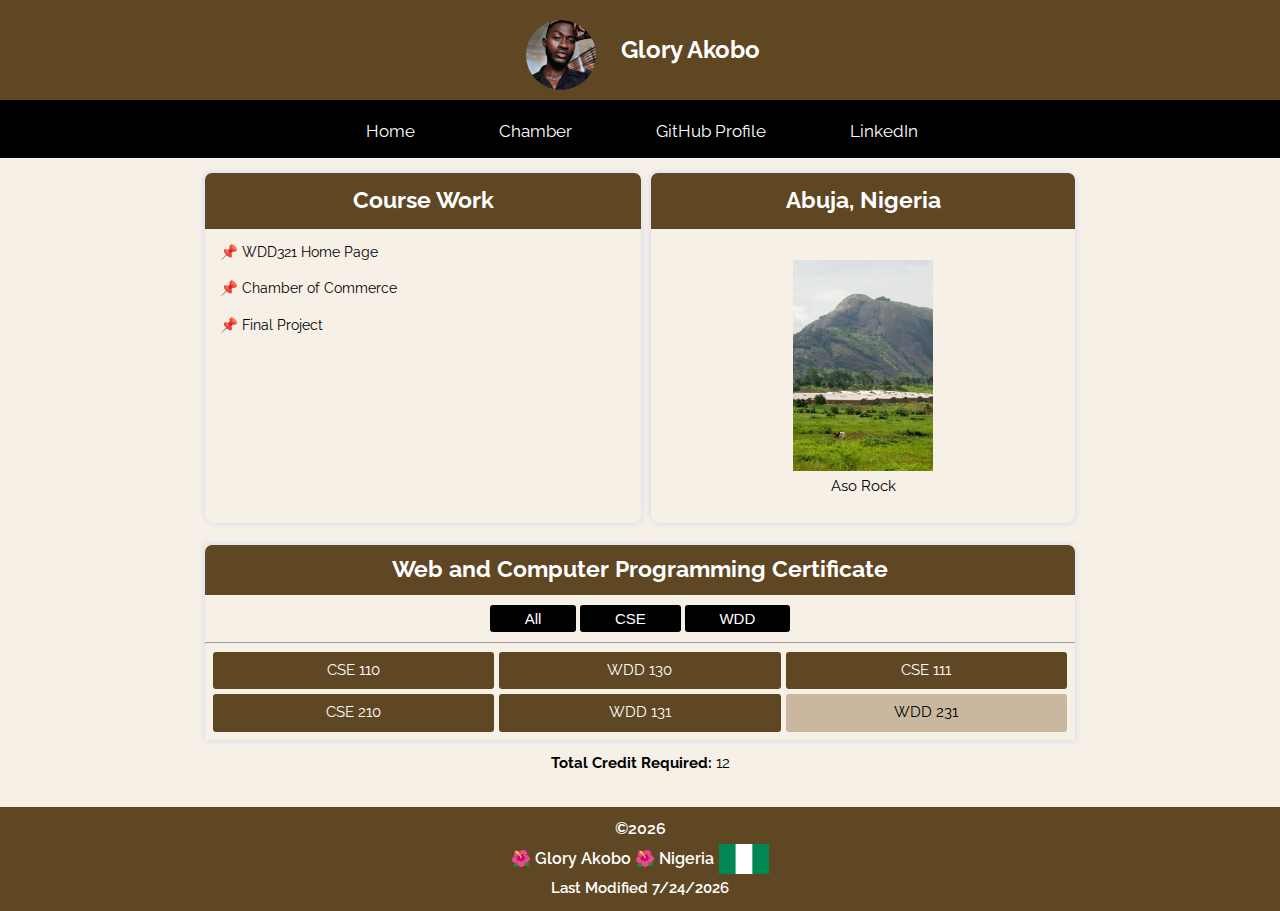
<file: index.html>
<!DOCTYPE html>
<html lang="en-US">

<head>
    <meta charset="UTF-8">
    <meta name="viewport" content="width=device-width, initial-scale=1.0">
    <meta name="author" content="Glory Akobo">
    <meta name="description" content="Home Page for WDD231 - Web Development I">
    <title>WDD 231 - Course Home Page | Glory Akobo</title>

    <link rel="preconnect" href="https://fonts.googleapis.com">
    <link rel="preconnect" href="https://fonts.gstatic.com" crossorigin>
    <link href="https://fonts.googleapis.com/css2?family=Quicksand:wght@300..700&family=Raleway:ital,wght@0,100..900;1,100..900&display=swap" rel="stylesheet">
    <link rel="icon" href="images/logo.jpeg" sizes="16x16" type="image/jpeg">

    <link rel="stylesheet" href="styles/normalize.css" media="screen">
    <link rel="stylesheet" href="styles/index.css" media="screen">
    <link rel="stylesheet" href="styles/index-large.css" media="screen">
    <script src="scripts/index.js" defer></script>
    <script src="scripts/course-list-array.js" defer></script>
</head>

<body>

    <div class="intro-container">
        <img src="images/image-2.png" alt="Photo of Glory Akobo">
        <h1>Glory Akobo</h1>
        <span id="menu">☰</span>
    </div>

    <header>
        <nav class="nav-links">
            <a href="#"> <span class="close-menu">✖</span> </a>
            <a href="index.html">Home</a>
            <a href="chamber/index.html">Chamber</a>
            <a href="https://github.com/glowreeflamin">GitHub Profile</a>
            <a href="https://www.linkedin.com/in/glorydiggsakobo">LinkedIn</a>
        </nav>
    </header>

    <main>
        <div class="main-container">
            <section class="tag-one">
                <h2>Course Work</h2>
                <ul>
                    <li class="course-taken">📌 WDD321 Home Page</li>
                    <li class="course-taken">📌 Chamber of Commerce</li>
                    <li class="course-taken">📌 Final Project</li>
                </ul>
            </section>

            <section class="tag-two">
                <h2>Abuja, Nigeria</h2>
                <img src="images/aso-rock.webp" width="1724" height="2594" alt="Aso Rock">
                <p>Aso Rock</p>
            </section>

            <section class="tag-three">
                <h2>Web and Computer Programming Certificate</h2>

                <div class="btn-container">
                    <button class="all-course">All</button>
                    <button class="cse-course">CSE</button>
                    <button class="wdd-course">WDD</button>
                </div>
                <hr>
                <div class="courses-container"></div>
            </section>

        </div>
        <span class="total-credit"></span>
        <dialog id="course-details"></dialog>
    </main>

    <footer class="footer-nav">

        <span id="currentYear">&copy;</span>

        <div class="flag-name">
            <p> 🌺 Glory Akobo 🌺 Nigeria </p>
            <img src="images/Nigeria-Flag.jpg" alt="Nigerian Flag" loading="lazy">
        </div>
        <p id="lastModified"></p>

    </footer>

</body>

</html>
</file>
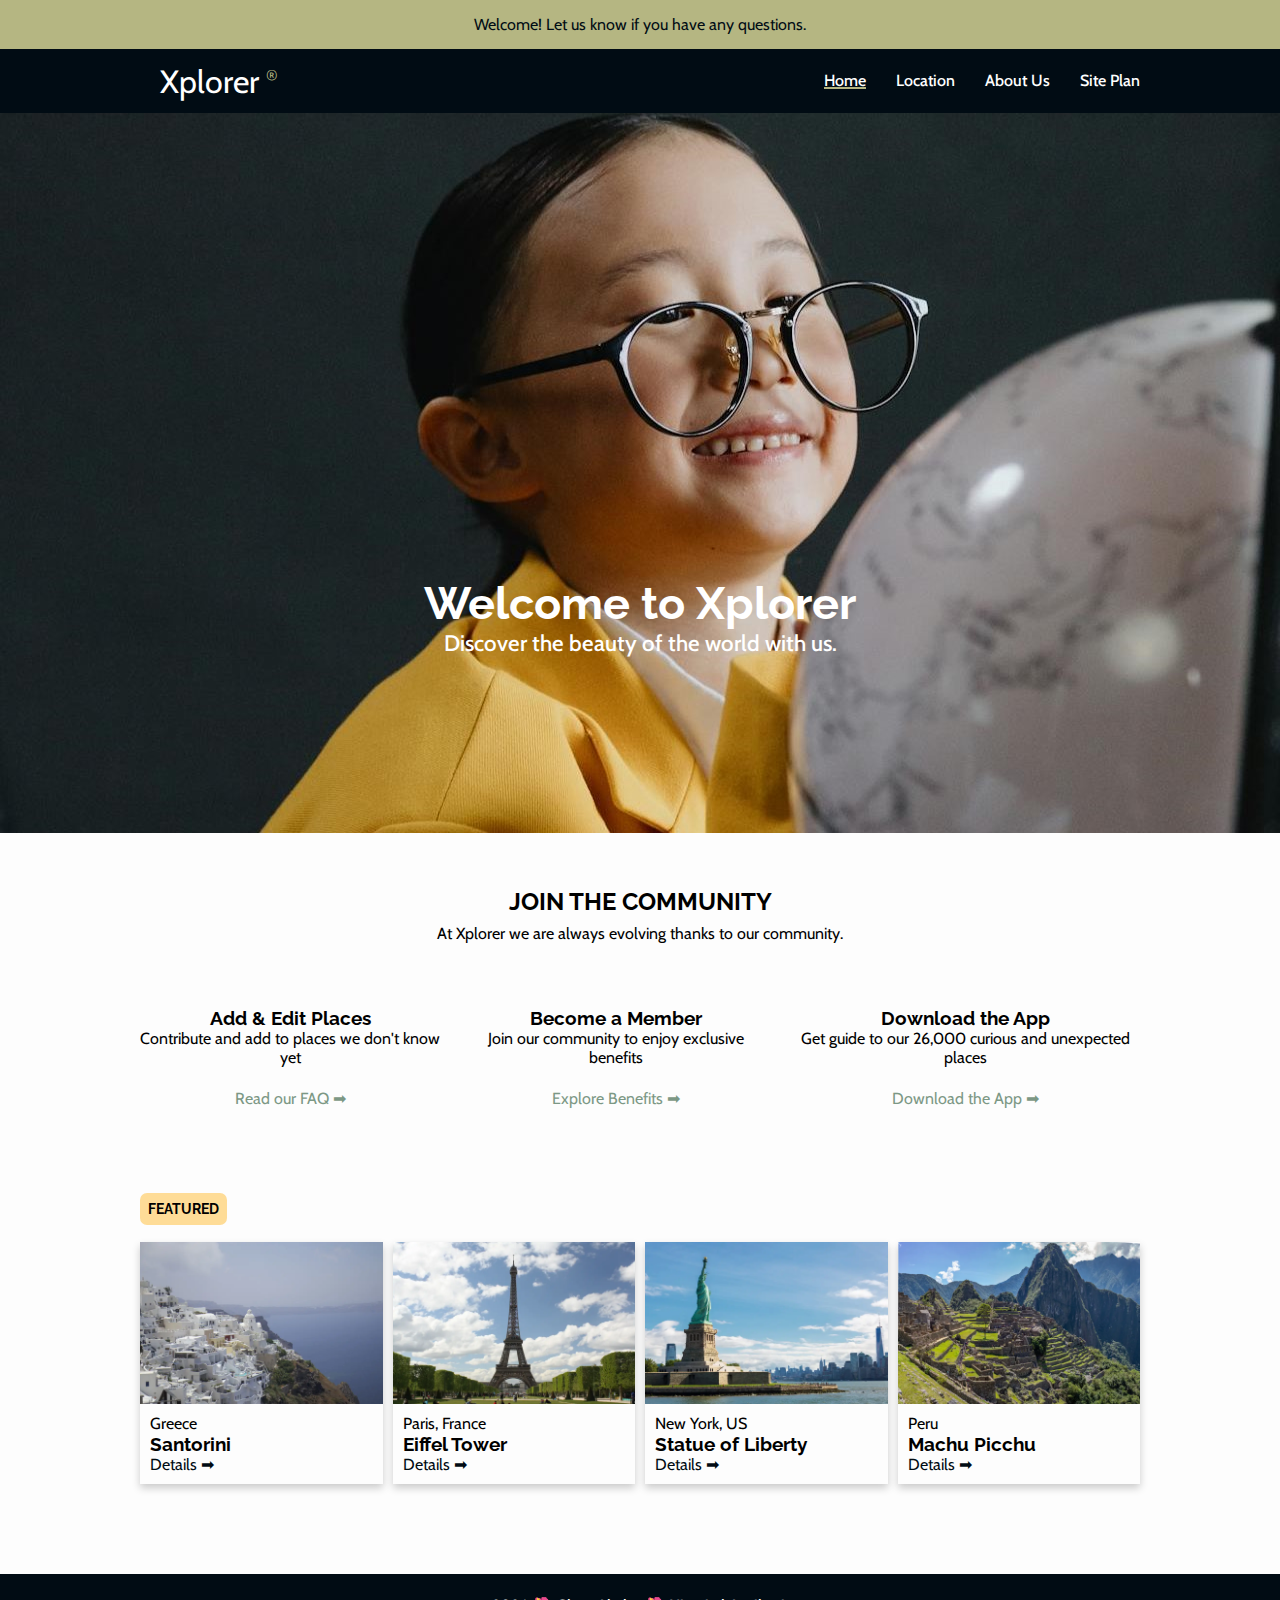
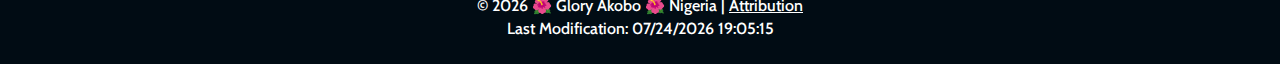
<file: project/index.html>
<!DOCTYPE html>
<html lang="en-US">
 
<head>
    <meta charset="UTF-8">
    <meta name="viewport" content="width=device-width, initial-scale=1.0">
    <meta name="author" content="Glory Akobo">
    <meta name="description" content="Xplorer landing page">

    <meta property="og:title" content="Xplorer">
    <meta property="og:description" content="Discovering places and events.">
    <meta property="og:type" content="website">
    <meta property="og:image" content="https://glowreeflamin.github.io/wdd231/project/images/hero-image.jpeg">
    <meta property="og:url" content="https://glowreeflamin.github.io/wdd231/project/index.html">
    <meta name="twitter:card" content="Xplorer - Discovering places and events.">
    <title>Homepage | Xplorer</title>

    <link rel="shortcut icon" href="images/binoculars_630741.png" type="image/x-icon" sizes="16x16">
    
    <link rel="preconnect" href="https://fonts.googleapis.com">
    <link rel="preconnect" href="https://fonts.gstatic.com" crossorigin>
    <link href="https://fonts.googleapis.com/css2?family=Cabin:ital,wght@0,400..700;1,400..700&family=Raleway:ital,wght@0,100..900;1,100..900&display=swap" rel="stylesheet">

    <link rel="stylesheet" href="styles/index.css" media="screen">
    <link rel="stylesheet" href="styles/nav-footer.css" media="screen">

    <script src="scripts/index.js" defer></script>
    <script src="scripts/greetMsg.js" type="module"></script>
    <script src="scripts/menu-lastModified.js" defer></script>

</head>

<body>

    <div class="grtContainer"> </div>
    
    <header>
        <div class="top-flex">
            <div class="logo">
                <a href="index.html">Xplorer <sup>®</sup> </a>
                <div id="show-menu"></div> 
            </div>

            <div class="link-flex">
                
                <div id="hide-menu"></div>
                <a href="index.html" class="active2">Home</a>
                <a href="location.html">Location</a>
                <a href="about-us.html">About Us</a>
                <a href="siteplan.html">Site Plan</a>
            </div>

        </div>
    </header>

    <main>
        <div class="photo-container">
            <div class="hero-text">
                <h1>Welcome to Xplorer</h1>
                <p>Discover the beauty of the world with us.</p>
            </div>
        </div>

        <div class="community-container">

            <section class="comm-center">
                <h2>JOIN THE COMMUNITY</h2>
                <p>At Xplorer we are always evolving thanks to our community.</p>

            </section>

            <div class="join-comm">
                <section>
                    <h3>Add & Edit Places</h3>
                    <p>Contribute and add to places we don't know yet</p>
                    <a href="#">Read our FAQ ➡</a>
                </section>

                <section>
                    <h3>Become a Member</h3>
                    <p>Join our community to enjoy exclusive benefits</p>
                    <a href="#">Explore Benefits ➡</a>
                </section>

                <section>
                    <h3>Download the App</h3>
                    <p>Get guide to our 26,000 curious and unexpected places</p>
                    <a href="#">Download the App ➡</a>
                </section>

            </div>
            
        </div>
        

        <div class="featured-places">

            <h2><span>FEATURED</span></h2>

            <div class="place-container"></div>

            <dialog id="place-details"></dialog>

        </div>

    </main>

    <footer>
        <div class="foot-nav">
            <p>&copy; <span id="currentyear"></span> 🌺 Glory Akobo 🌺 Nigeria | <a href="attribution.html"> Attribution</a></p>
            <p id="lastmodified"></p>
            
        </div>
    </footer>
</body>

</html>
</file>
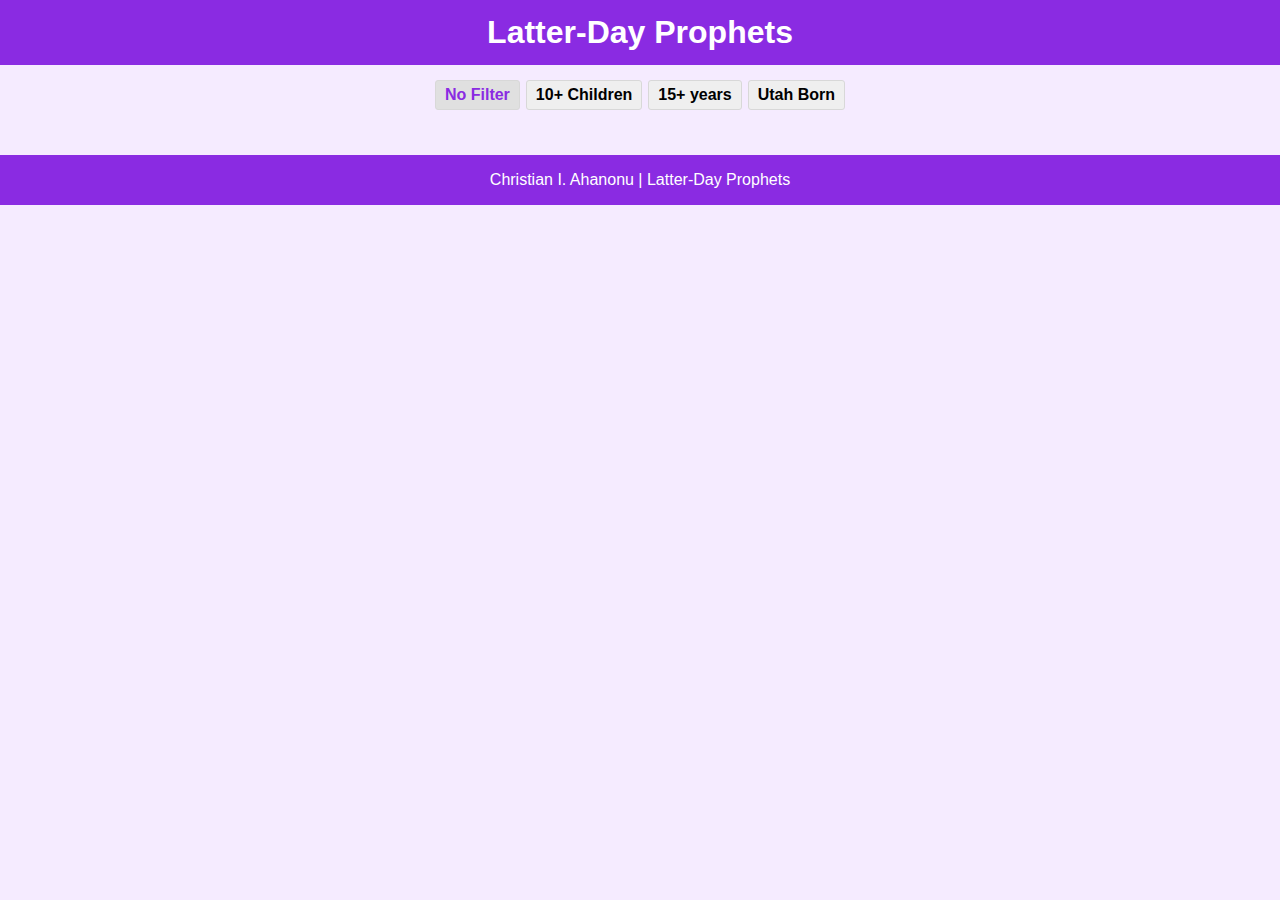
<file: prophets.html>
<!DOCTYPE html>
<html lang="en-US">

<head>
    <meta charset="UTF-8">
    <meta name="viewport" content="width=device-width, initial-scale=1.0">
    <meta name="author" content="Christian I. Ahanonu">
    <meta name="description" content="All latter day prophets of The Church of Jesus Christ of Latter-Day Saints">
    <title>Latter-Day Prophets</title>

    <link rel="preconnect" href="https://media.ldscdn.org">
    <link rel="preconnect" href="https://brotherblazzard.github.io">
    <link rel="preconnect" href="https://assets.churchofjesuschrist.org">

    <link rel="stylesheet" href="styles/normalize.css">
    <link rel="stylesheet" href="styles/prophets.css">
    <link rel="stylesheet" href="styles/prophets-large.css">

    <script src="scripts/prophets.js" defer></script>
    
</head>

<body>
    
    <header>
        <h1>Latter-Day Prophets</h1>
    </header>
    
    <main>
        <!-- <div class="main-container"> -->
            <div class="filter-container">
                <button id="all" class="active">No Filter</button>
                <button id="child">10+ Children</button>
                <button id="service">15+ years</button>
                <button id="born">Utah Born</button>
            </div>
    
            <div id="cards"> 
                <!-- <section></section>
                <h2></h2>
                <img>
                <p></p>
                <p></p> -->
            </div>
        <!-- </div> -->
    </main>
    
    <footer>
        <p>Christian I. Ahanonu | Latter-Day Prophets </p>
    </footer>
    
</body>

</html>
</file>
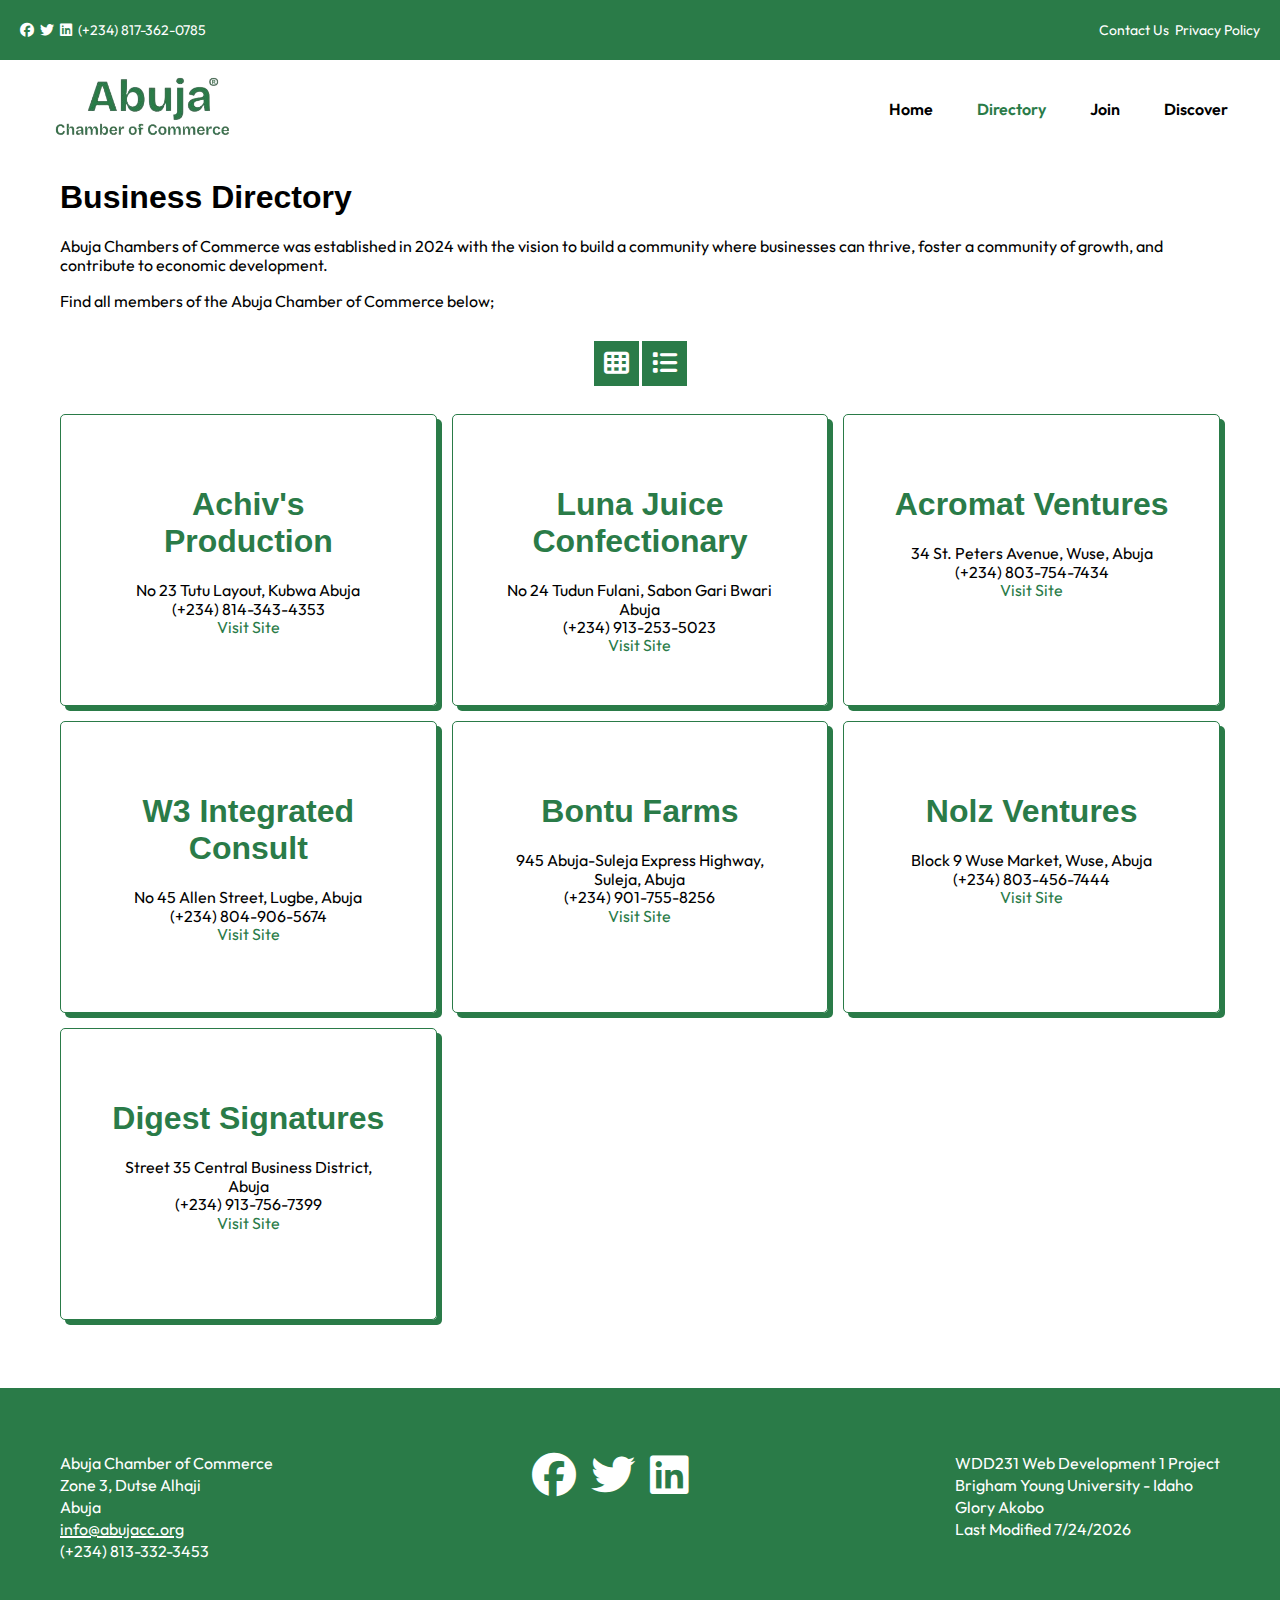
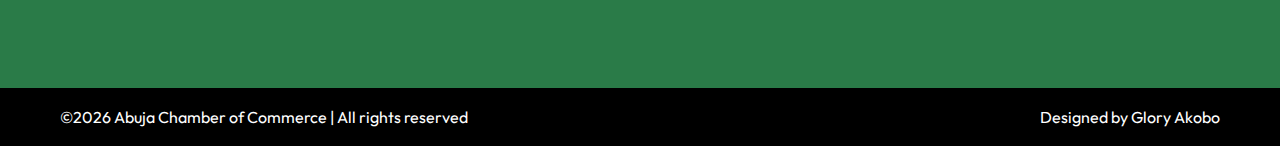
<file: chamber/directory.html>
<!DOCTYPE html>
<html lang="en-US">

<head>
    <meta charset="UTF-8">
    <meta name="viewport" content="width=device-width, initial-scale=1.0">
    <meta name="author" content="Glory Akobo">
    <meta name="description" content="Abuja Chamber of Commerce. We have 
    the vision to build a community where businesses can thrive, foster a community of growth, 
    and contribute to economic development. A place for businesses to connect together.">

    <meta property="og:title" content="Abuja Chamber of Commerce">
    <meta property="og:description" content="Abuja Chamber of Commerce connecting businesses together">
    <meta property="og:type" content="website">
    <meta property="og:image" content="https://glowreeflamin.github.io/wdd231/chamber/images/homepage-photo.jpeg">
    <meta property="og:url" content="https://glowreeflamin.github.io/wdd231/chamber/directory.html">
    <meta name="twitter:card" content="Abuja Chamber of Commerce, connects and grows businesses.">
    <title>Directory | Abuja Chambers of Commerce </title>

    <link rel="apple-touch-icon" sizes="180x180" href="/images/icons/apple-touch-icon.png">
    <link rel="icon" type="image/png" sizes="32x32" href="images/icons/favicon-32x32.png">
    <link rel="icon" type="image/png" sizes="16x16" href="images/icons/favicon-16x16.png">
    <link rel="manifest" href="images/icons/site.webmanifest">

    <link rel="preconnect" href="https://fonts.googleapis.com">
    <link rel="preconnect" href="https://fonts.gstatic.com" crossorigin>
    <link href="https://fonts.googleapis.com/css2?family=Outfit:wght@100..900&display=swap" rel="stylesheet">

    <link rel="stylesheet" href="styles/normalize.css" media="screen">
    <link rel="stylesheet" href="styles/directory.css" media="screen">
    <link rel="stylesheet" href="styles/directory-large.css" media="screen">
    <link rel="stylesheet" href="https://cdnjs.cloudflare.com/ajax/libs/font-awesome/6.6.0/css/all.min.css"> <!-- Font Awesome 6.6.0 -->
    
    <script src="scripts/directory.js" defer></script>
    <script src="scripts/lastmodified.js" defer></script>
    <script src="scripts/nav.js" defer></script>
</head>

<body>
    <header class="top-banner">

        <nav class="items-left">
            <ul>
                <li> <i class="fa-brands fa-facebook"></i> </li>
                <li> <i class="fa-brands fa-twitter"></i> </li>
                <li> <i class="fa-brands fa-linkedin"></i> </li>
                <li> (+234) 817-362-0785 </li>
            </ul>
        </nav>

        <nav class="items-right">
            <ul>
                <li> <a href="#">Contact Us</a> </li>
                <li> <a href="#">Privacy Policy</a> </li>
            </ul>
        </nav>

    </header>


    <header>

        <div class="nav-container">
            <span>
                <a href="index.html"> 
                    <img src="images/acc_logo2.png" alt="Abuja Chambers of Commerce logo">
                </a>

                <span id="icon-menu"> </span>
            </span>

            <nav class="nav-links">
                <ul>
                    <li><a href="index.html">Home</a></li>
                    <li><a href="directory.html" class="active">Directory</a></li>
                    <li><a href="join.html">Join</a></li>
                    <li><a href="discover.html">Discover</a></li>
                </ul>
            </nav>
        </div>

    </header>


    <main>

        <section class="intro-msg-container">
            <h1>Business Directory</h1>
            
            <p>Abuja Chambers of Commerce was established in 2024 with the vision to build a community where
                businesses can thrive, foster a community of growth, and contribute to economic development.
            </p>
            <br>
            <p> Find all members of the Abuja Chamber of Commerce below; </p>
        </section>

        <div class="list-grid-icons">
            <button id="grid-btn" type="button"> 
                <i class="fa fa-th"></i> 
            </button>

            <button id="list-btn" type="button"> 
                <i class="fas fa-list"></i> 
            </button>
        </div>

        <section id="comp-grid"></section>
        <section id="comp-list"></section>

    </main>

    <footer>
        <div class="footer-background">

            <div class="footer-container">

                <ul class="sec-one">
                    <li>Abuja Chamber of Commerce <br>
                        Zone 3, Dutse Alhaji <br>
                        Abuja <br>
                        <a href="#">info@abujacc.org</a><br>
                        (+234) 813-332-3453
                    </li>
                </ul> 

                <ul class="sec-two">
                    <li> <i class="fa-brands fa-facebook"></i> </li>
                    <li> <i class="fa-brands fa-twitter"></i> </li>
                    <li> <i class="fa-brands fa-linkedin"></i> </li>
                </ul>

                <ul class="sec-three">
                    <li> WDD231 Web Development 1 Project
                        <br>Brigham Young University - Idaho
                        <br>Glory Akobo
                    </li>
                    <li id="lastModified"></li>
                </ul>

            </div>
        </div>

        <div class="footend-container">
            <ul class="footer-end">
                <li><span id="currentYear">©</span> Abuja Chamber of Commerce | All rights reserved</li>
                <li>Designed by Glory Akobo</li>
            </ul>
        </div>

    </footer>
</body>

</html>
</file>
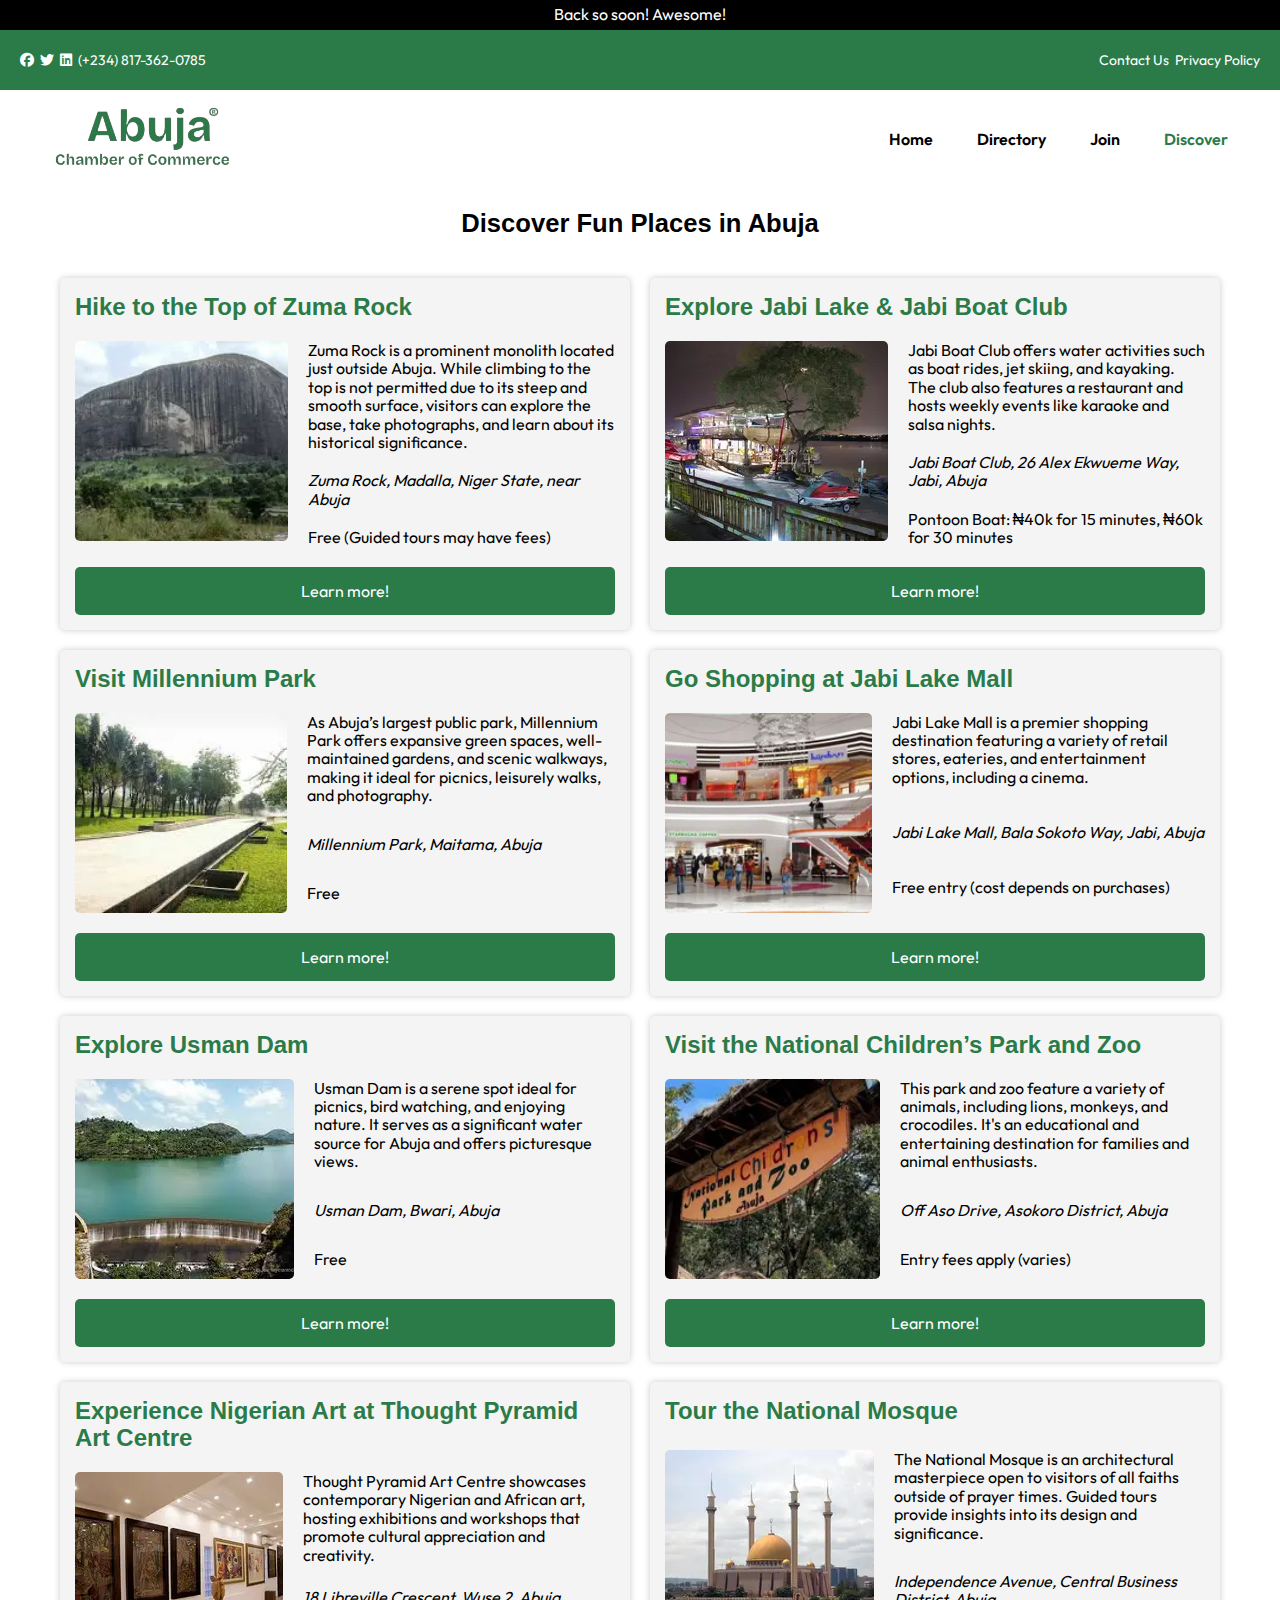
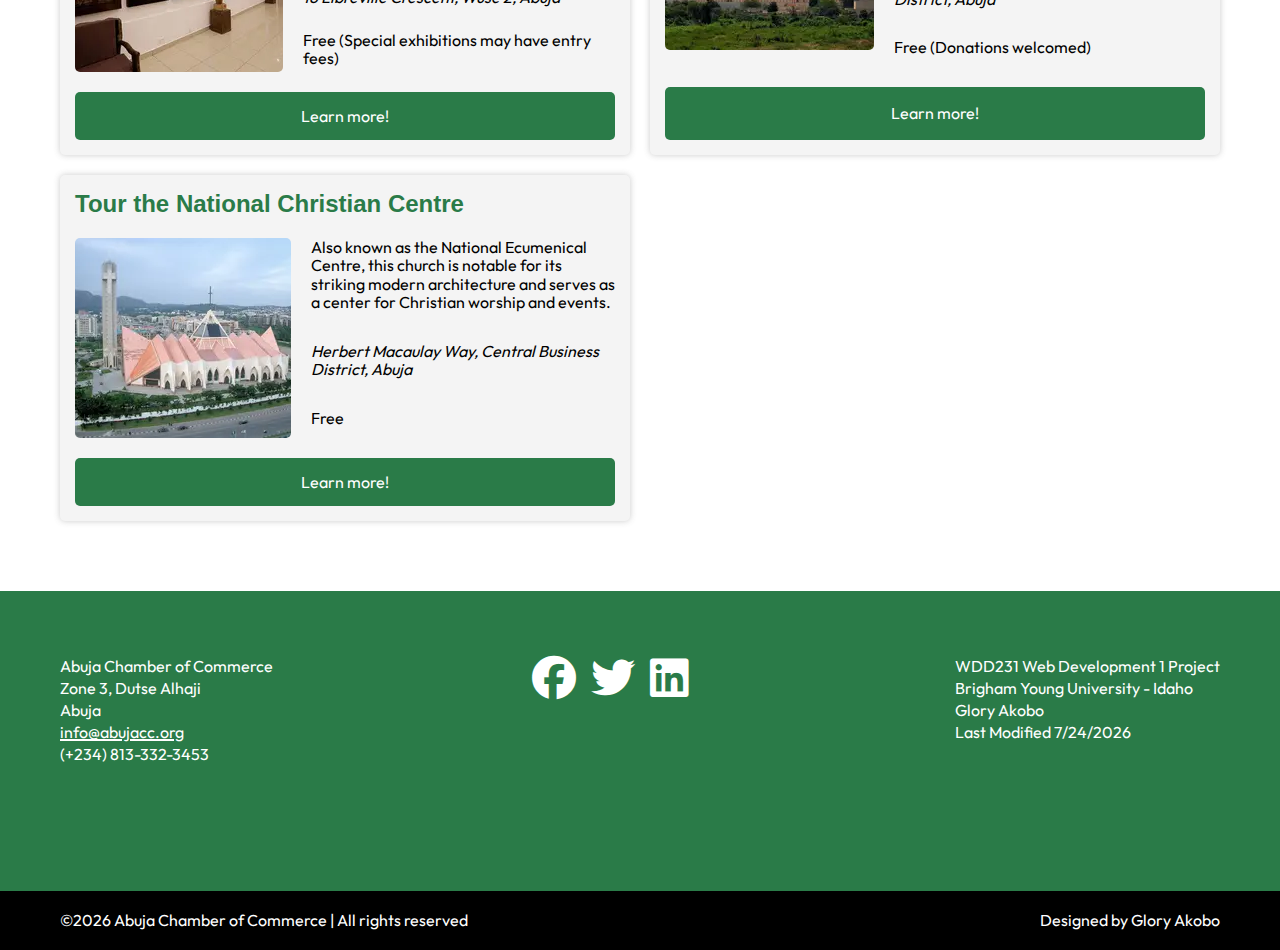
<file: chamber/discover.html>
<!DOCTYPE html>
<html lang="en-US">

<head>
    <meta charset="UTF-8">
    <meta name="viewport" content="width=device-width, initial-scale=1.0">
    <meta name="author" content="Glory Akobo">
    <meta name="description" content="Abuja Chamber of Commerce. We have 
    the vision to build a community where businesses can thrive, foster a community of growth, 
    and contribute to economic development. A place for businesses to connect together.">

    <meta property="og:title" content="Abuja Chamber of Commerce">
    <meta property="og:description" content="Abuja Chamber of Commerce connecting businesses together">
    <meta property="og:type" content="website">
    <meta property="og:image" content="https://glowreeflamin.github.io/wdd231/chamber/images/homepage-photo.jpeg">
    <meta property="og:url" content="https://glowreeflamin.github.io/wdd231/chamber/directory.html">
    <meta name="twitter:card" content="Abuja Chamber of Commerce connects and grows businesses.">
    <title>Discovery | Abuja Chambers of Commerce </title>

    <link rel="apple-touch-icon" sizes="180x180" href="/images/icons/apple-touch-icon.png">
    <link rel="icon" type="image/png" sizes="32x32" href="images/icons/favicon-32x32.png">
    <link rel="icon" type="image/png" sizes="16x16" href="images/icons/favicon-16x16.png">
    <link rel="manifest" href="images/icons/site.webmanifest">

    <link rel="preconnect" href="https://fonts.googleapis.com">
    <link rel="preconnect" href="https://fonts.gstatic.com" crossorigin>
    <link href="https://fonts.googleapis.com/css2?family=Outfit:wght@100..900&display=swap" rel="stylesheet">

    <link rel="stylesheet" href="styles/normalize.css" media="screen">
    <link rel="stylesheet" href="styles/discovery.css" media="screen">
    <link rel="stylesheet" href="styles/directory.css" media="screen">
    <link rel="stylesheet" href="styles/directory-large.css" media="screen">
    <link rel="stylesheet" href="https://cdnjs.cloudflare.com/ajax/libs/font-awesome/6.6.0/css/all.min.css">
    
    <script src="scripts/discovery.js" defer></script>
    <script src="scripts/lastmodified.js" defer></script>
    <script src="scripts/nav.js" defer></script>
</head>

<body>

    <header id="greeting-msg"></header>

    <header class="top-banner">

        <nav class="items-left">
            <ul>
                <li> <i class="fa-brands fa-facebook"></i> </li>
                <li> <i class="fa-brands fa-twitter"></i> </li>
                <li> <i class="fa-brands fa-linkedin"></i> </li>
                <li> (+234) 817-362-0785 </li>
            </ul>
        </nav>

        <nav class="items-right">
            <ul>
                <li> <a href="#">Contact Us</a> </li>
                <li> <a href="#">Privacy Policy</a> </li>
            </ul>
        </nav>

    </header>


    <header>

        <div class="nav-container">
            <span>
                <a href="index.html"> 
                    <img src="images/acc_logo2.png" alt="Abuja Chambers of Commerce logo">
                </a>

                <span id="icon-menu"> </span>
            </span>

            <nav class="nav-links">
                <ul>
                    <li><a href="index.html">Home</a></li>
                    <li><a href="directory.html">Directory</a></li>
                    <li><a href="join.html">Join</a></li>
                    <li><a href="discover.html" class="active">Discover</a></li>
                </ul>
            </nav>
        </div>

    </header>
    
    <main>
        <h1>Discover Fun Places in Abuja</h1>

        <!-- <div id="discover-container">

            <div class="att-1">
                <div class="Events">
                    <h1>Special Events</h1>
                    <ul>
                        <li>Business Diversity Conference | 24th April 2025, 4pm</li>
                        <li>Business Excellence Award Event | 3rd May 2025, 2pm</li>
                        <li>Professional Development Seminar | 16th May 2025, 1pm</li>
                    </ul>

                </div>

                Calender
                <div id="calendar-section">

                    <div class="calendar-header">
                        <button id="prev-month">&#9664;</button>
                        <span id="month-year"></span>
                        <button id="next-month">&#9654;</button>
                    </div>

                    <div class="calendar">
                        Day names
                        <div class="day-names">
                            <div>Sun</div>
                            <div>Mon</div>
                            <div>Tue</div>
                            <div>Wed</div>
                            <div>Thu</div>
                            <div>Fri</div> 
                            <div>Sat</div>
                        </div>
                        Days will be dynamically populated
                        <div class="days" id="days"></div>
                    </div>

                </div>

            </div>


        </div> -->

        <div class="tryData"></div>
    </main>

    <footer>
        <div class="footer-background">

            <div class="footer-container">

                <ul class="sec-one">
                    <li>Abuja Chamber of Commerce <br>
                        Zone 3, Dutse Alhaji <br>
                        Abuja <br>
                        <a href="#">info@abujacc.org</a><br>
                        (+234) 813-332-3453
                    </li>
                </ul> 

                <ul class="sec-two">
                    <li> <i class="fa-brands fa-facebook"></i> </li>
                    <li> <i class="fa-brands fa-twitter"></i> </li>
                    <li> <i class="fa-brands fa-linkedin"></i> </li>
                </ul>

                <ul class="sec-three">
                    <li> WDD231 Web Development 1 Project
                        <br>Brigham Young University - Idaho
                        <br>Glory Akobo
                    </li>
                    <li id="lastModified"></li>
                </ul>

            </div>
        </div>

        <div class="footend-container">
            <ul class="footer-end">
                <li><span id="currentYear">©</span> Abuja Chamber of Commerce | All rights reserved</li>
                <li>Designed by Glory Akobo</li>
            </ul>
        </div>


    </footer>
</body>

</html>
</file>
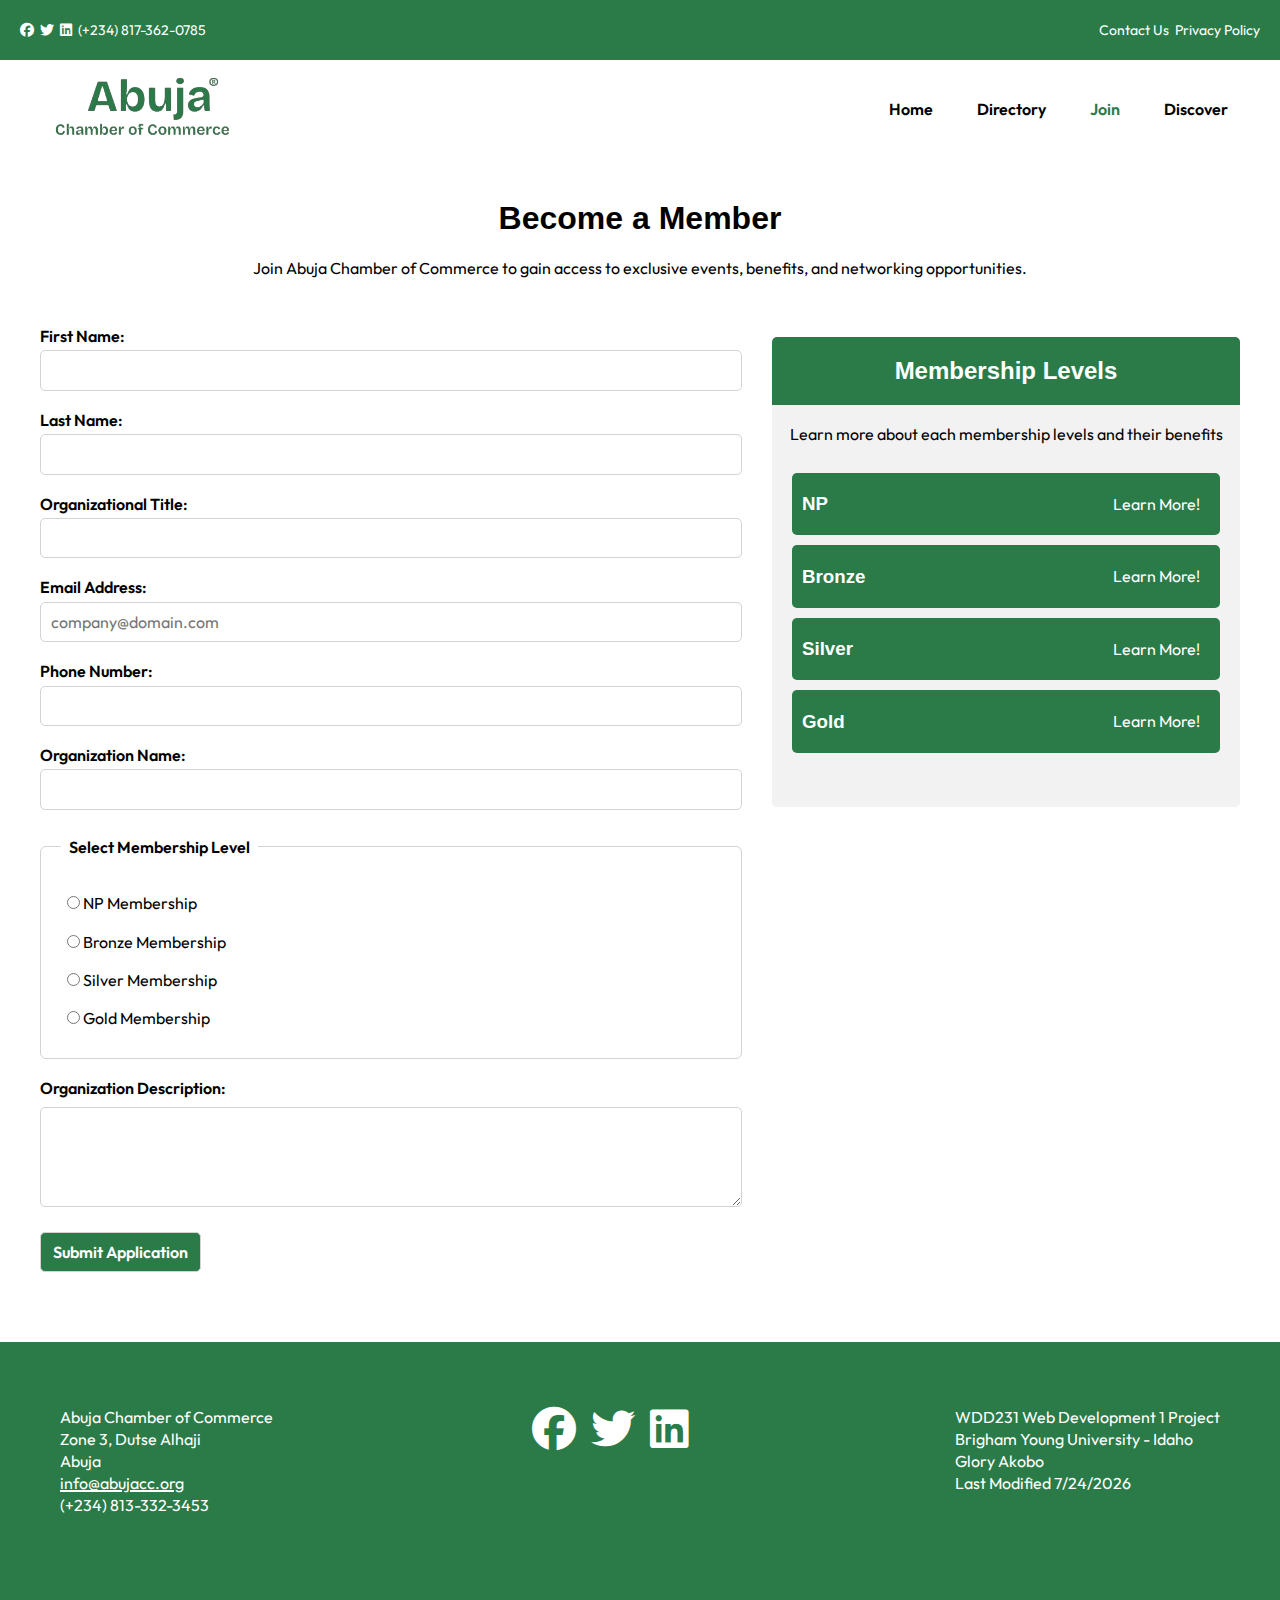
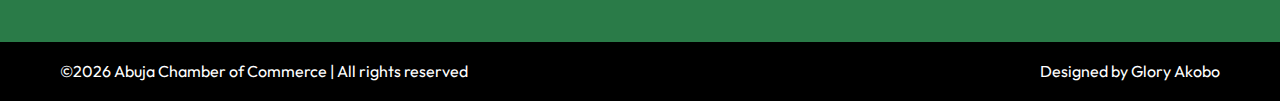
<file: chamber/join.html>
<!DOCTYPE html>
<html lang="en-US">

<head>
    <meta charset="UTF-8">
    <meta name="viewport" content="width=device-width, initial-scale=1.0">
    <meta name="author" content="Glory Akobo">
    <meta name="description" content="Abuja Chamber of Commerce. We have 
    the vision to build a community where businesses can thrive, foster a community of growth, 
    and contribute to economic development. A place for businesses to connect together.">

    <meta property="og:title" content="Abuja Chamber of Commerce">
    <meta property="og:description" content="Abuja Chamber of Commerce connecting businesses together">
    <meta property="og:type" content="website">
    <meta property="og:image" content="https://glowreeflamin.github.io/wdd231/chamber/images/homepage-photo.jpeg">
    <meta property="og:url" content="https://glowreeflamin.github.io/wdd231/chamber/directory.html">
    <meta name="twitter:card" content="Abuja Chamber of Commerce connects and grows businesses.">
    <title>Join | Abuja Chambers of Commerce </title>

    <link rel="apple-touch-icon" sizes="180x180" href="/images/icons/apple-touch-icon.png">
    <link rel="icon" type="image/png" sizes="32x32" href="images/icons/favicon-32x32.png">
    <link rel="icon" type="image/png" sizes="16x16" href="images/icons/favicon-16x16.png">
    <link rel="manifest" href="images/icons/site.webmanifest">

    <link rel="preconnect" href="https://fonts.googleapis.com">
    <link rel="preconnect" href="https://fonts.gstatic.com" crossorigin>
    <link href="https://fonts.googleapis.com/css2?family=Outfit:wght@100..900&display=swap" rel="stylesheet">

    <link rel="stylesheet" href="styles/normalize.css" media="screen">
    <link rel="stylesheet" href="styles/join.css" media="screen">
    <link rel="stylesheet" href="styles/directory.css" media="screen">
    <link rel="stylesheet" href="styles/directory-large.css" media="screen">
    <link rel="stylesheet" href="https://cdnjs.cloudflare.com/ajax/libs/font-awesome/6.6.0/css/all.min.css">
    
    <script src="scripts/join.js" defer></script>
    <script src="scripts/lastmodified.js" defer></script>
    <script src="scripts/nav.js" defer></script>
</head>

<body>
    <header class="top-banner">

        <nav class="items-left">
            <ul>
                <li> <i class="fa-brands fa-facebook"></i> </li>
                <li> <i class="fa-brands fa-twitter"></i> </li>
                <li> <i class="fa-brands fa-linkedin"></i> </li>
                <li> (+234) 817-362-0785 </li>
            </ul>
        </nav>

        <nav class="items-right">
            <ul>
                <li> <a href="#">Contact Us</a> </li>
                <li> <a href="#">Privacy Policy</a> </li>
            </ul>
        </nav>

    </header>


    <header>

        <div class="nav-container">
            <span>
                <a href="index.html"> 
                    <img src="images/acc_logo2.png" alt="Abuja Chambers of Commerce logo">
                </a>

                <span id="icon-menu"> </span>
            </span>

            <nav class="nav-links">
                <ul>
                    <li><a href="index.html">Home</a></li>
                    <li><a href="directory.html">Directory</a></li>
                    <li><a href="join.html" class="active">Join</a></li>
                    <li><a href="discover.html">Discover</a></li>
                </ul>
            </nav>
        </div>

    </header>

    <main>

        <div class="intro-Heading">
            <h1>Become a Member</h1>
            <p>Join Abuja Chamber of Commerce to gain access to exclusive events, benefits, and networking opportunities.</p>
        </div>

        <div id="member-container">

            <form method="get" action="thankyou.html" class="org-details" id="formI">
                
                <div id="formInfo">
                    <label> First Name: 
                        <input type="text" title="firstName" name="First" autocomplete="given-name" required>
                    </label>

                    <label> Last Name: 
                        <input type="text" title="lastName" name="Last" required autocomplete="family-name" >
                    </label>

                    <label> Organizational Title: 
                        <input type="text" title="orgTitle" name="orgTitle" required autocomplete="organization-title" pattern="[A-Za-z\s\-]{7,}">
                    </label>

                    <label> Email Address: 
                        <input type="email" title="email address" name="email" required autocomplete="email" placeholder="company@domain.com">
                    </label>

                    <label> Phone Number: 
                        <input type="tel" title="phoneNumber" name="number" required autocomplete="tel" >
                    </label>

                    <label> Organization Name: 
                        <input type="text" title="orgName" name="OrgName" required autocomplete="organization">
                    </label>

                </div>
                
                <fieldset id="fieldsetArea">
                    <legend>Select Membership Level</legend>
                    <label> <input type="radio" name="membershipLevel" value="NP Membership" required> NP Membership </label>
                    <label> <input type="radio" name="membershipLevel" value="Bronze Membership" required> Bronze Membership </label>
                    <label> <input type="radio" name="membershipLevel" value="Silver Membership" required> Silver Membership </label>
                    <label> <input type="radio" name="membershipLevel" value="Gold Membership" required> Gold Membership </label>
                    
                </fieldset>
                
                <label id="orgDetails"> Organization Description: 
                    <textarea name="orgDescription" id="orgDescription" title="describe your organization"></textarea>
                </label>
                
                <button id="submit-Btn" type="submit">Submit Application</button>
                
                <input type="hidden" id="timestamp" name="timestamp" value="">


            </form>

            

            
            <div class="benefits">
                <h2>Membership Levels</h2>
                <p>Learn more about each membership levels and their benefits</p>

            
                <div id="NP-M">
                    <h3>NP</h3>
                    <p>Learn More!</p>
                </div>

                <div id="Bronze-M">
                    <h3>Bronze</h3>
                    <p>Learn More!</p>
                </div>

                <div id="Silver-M">
                    <h3>Silver</h3>
                    <p>Learn More!</p>
                </div>

                <div id="Gold-M">
                    <h3>Gold</h3>
                    <p>Learn More!</p>
                </div>
            </div>

            <dialog id="dsDialogue" class="dDesign"></dialog>

        </div>

    </main>


    <footer>
        <div class="footer-background">

            <div class="footer-container">

                <ul class="sec-one">
                    <li>Abuja Chamber of Commerce <br>
                        Zone 3, Dutse Alhaji <br>
                        Abuja <br>
                        <a href="#">info@abujacc.org</a><br>
                        (+234) 813-332-3453
                    </li>
                </ul> 

                <ul class="sec-two">
                    <li> <i class="fa-brands fa-facebook"></i> </li>
                    <li> <i class="fa-brands fa-twitter"></i> </li>
                    <li> <i class="fa-brands fa-linkedin"></i> </li>
                </ul>

                <ul class="sec-three">
                    <li> WDD231 Web Development 1 Project
                        <br>Brigham Young University - Idaho
                        <br>Glory Akobo
                    </li>
                    <li id="lastModified"></li>
                </ul>

            </div>
        </div>

        <div class="footend-container">
            <ul class="footer-end">
                <li><span id="currentYear">©</span> Abuja Chamber of Commerce | All rights reserved</li>
                <li>Designed by Glory Akobo</li>
            </ul>
        </div>

    </footer>
</body>

</html>
</file>
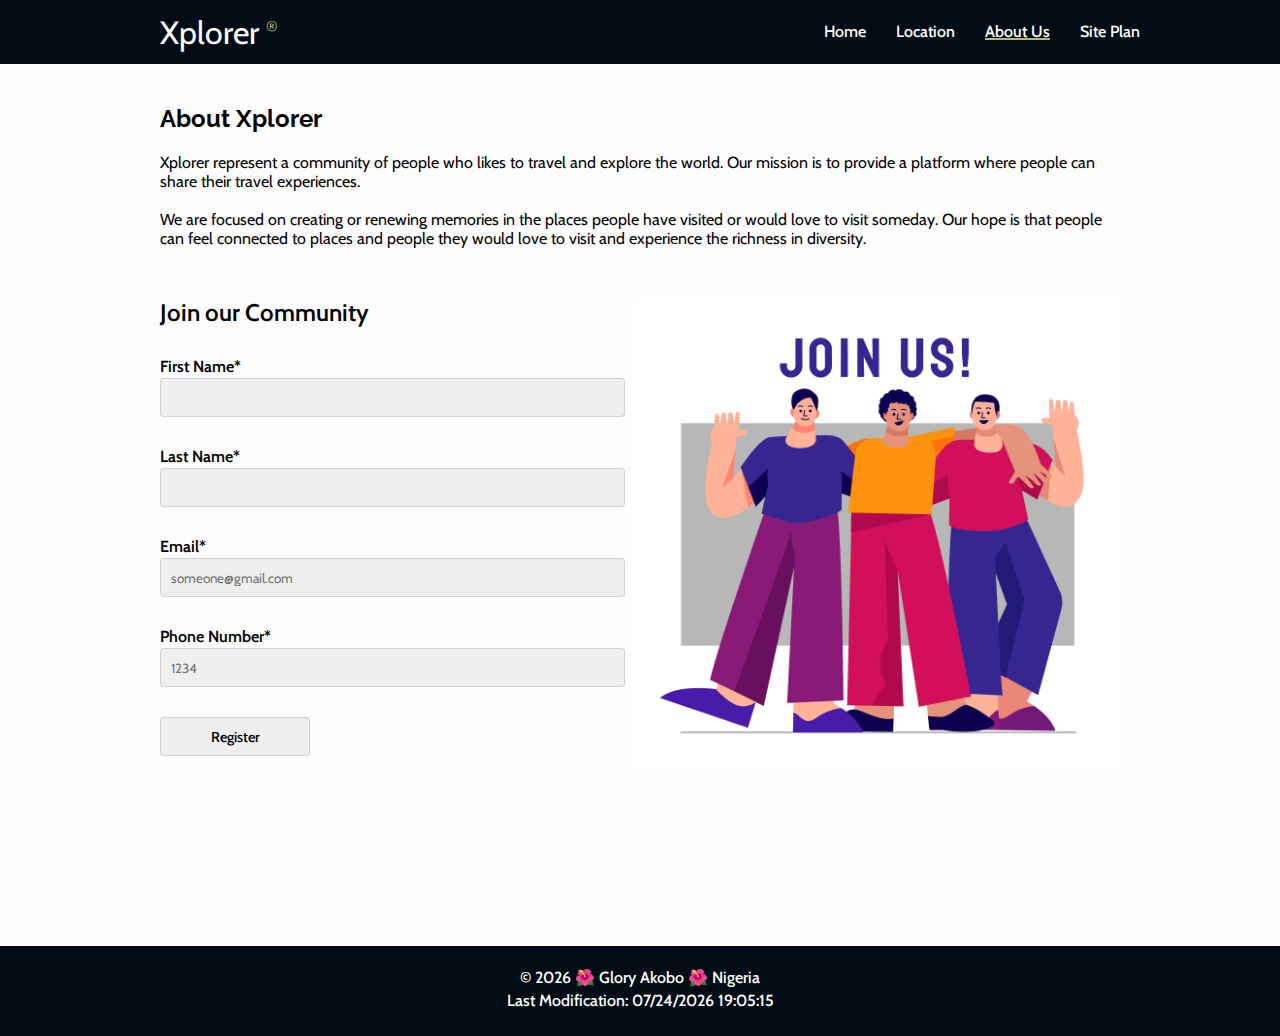
<file: project/about-us.html>
<!DOCTYPE html>
<html lang="en-US">
 
<head>
    <meta charset="UTF-8">
    <meta name="viewport" content="width=device-width, initial-scale=1.0">
    <meta name="author" content="Glory Akobo">
    <meta name="description" content="Learn more about Xplorer, a platform for discovering places and events.">
    
    <meta property="og:title" content="Xplorer">
    <meta property="og:description" content="Discovering places and events.">
    <meta property="og:type" content="website">
    <meta property="og:image" content="https://glowreeflamin.github.io/wdd231/project/images/hero-image.jpeg">
    <meta property="og:url" content="https://glowreeflamin.github.io/wdd231/project/index.html">
    <meta name="twitter:card" content="Xplorer - Discovering places and events.">
    <title>About Us | Xplorer</title>

    <link rel="shortcut icon" href="images/binoculars_630741.png" type="image/x-icon" sizes="16x16">
    
    <link rel="preconnect" href="https://fonts.googleapis.com">
    <link rel="preconnect" href="https://fonts.gstatic.com" crossorigin>
    <link href="https://fonts.googleapis.com/css2?family=Cabin:ital,wght@0,400..700;1,400..700&family=Raleway:ital,wght@0,100..900;1,100..900&display=swap" rel="stylesheet">

    <link rel="stylesheet" href="styles/about-us.css" media="screen">
    <link rel="stylesheet" href="styles/index.css" media="screen">
    <link rel="stylesheet" href="styles/nav-footer.css" media="screen">

    <script src="scripts/menu-lastModified.js" defer></script>
</head>

<body>
    <header>
        <div class="top-flex">
            <div class="logo">
                <a href="index.html">Xplorer <sup>®</sup> </a>
                <div id="show-menu"></div> 
            </div>

            <div class="link-flex">
                
                <div id="hide-menu"></div>
                <a href="index.html">Home</a>
                <a href="location.html">Location</a>
                <a href="about-us.html" class="active2">About Us</a>
                <a href="siteplan.html">Site Plan</a>
            </div>

        </div>
    </header>


    <main>
        <div class="about-heading">

            <h1>About Xplorer</h1>

            <p>
                Xplorer represent a community of people who likes to travel 
                and explore the world. Our mission is to provide a platform 
                where people can share their travel experiences. <br>
                
                <br>
                We are focused on creating or renewing memories in the 
                places people have visited or would love to visit someday. 
                Our hope is that people can feel connected to places and people 
                they would love to visit and experience the richness in diversity.
            </p>

            <!-- form  -->
            <div class="form-parent-con">

                <form method="get" action="thanks.html" class="form-con">
                    <fieldset>
                        <legend>Join our Community</legend>
        
                        <label>First Name*<input type="text" name="firstName" required></label>
                        <label>Last Name*<input type="text" name="lastName" required></label>
                        <label>Email*<input type="email" name="email" required placeholder="someone@gmail.com"></label>
                        <label>Phone Number*<input type="number" name="phone" placeholder="1234" required></label>
                    </fieldset>
                    
                    <input type="submit" name="submit" id="button" value="Register">
    
                </form>

                <div class="form-img">
                    <img src="images/join-us.jpg" alt="people standing together" width="2000" height="2000">
                </div>
            </div>

        </div>

    </main>



    <footer>
        <div class="foot-nav">
            <p>&copy; <span id="currentyear"></span> 🌺 Glory Akobo 🌺 Nigeria</p>
            <p id="lastmodified"></p>
        </div>
    </footer>

</body>

</html>
</file>
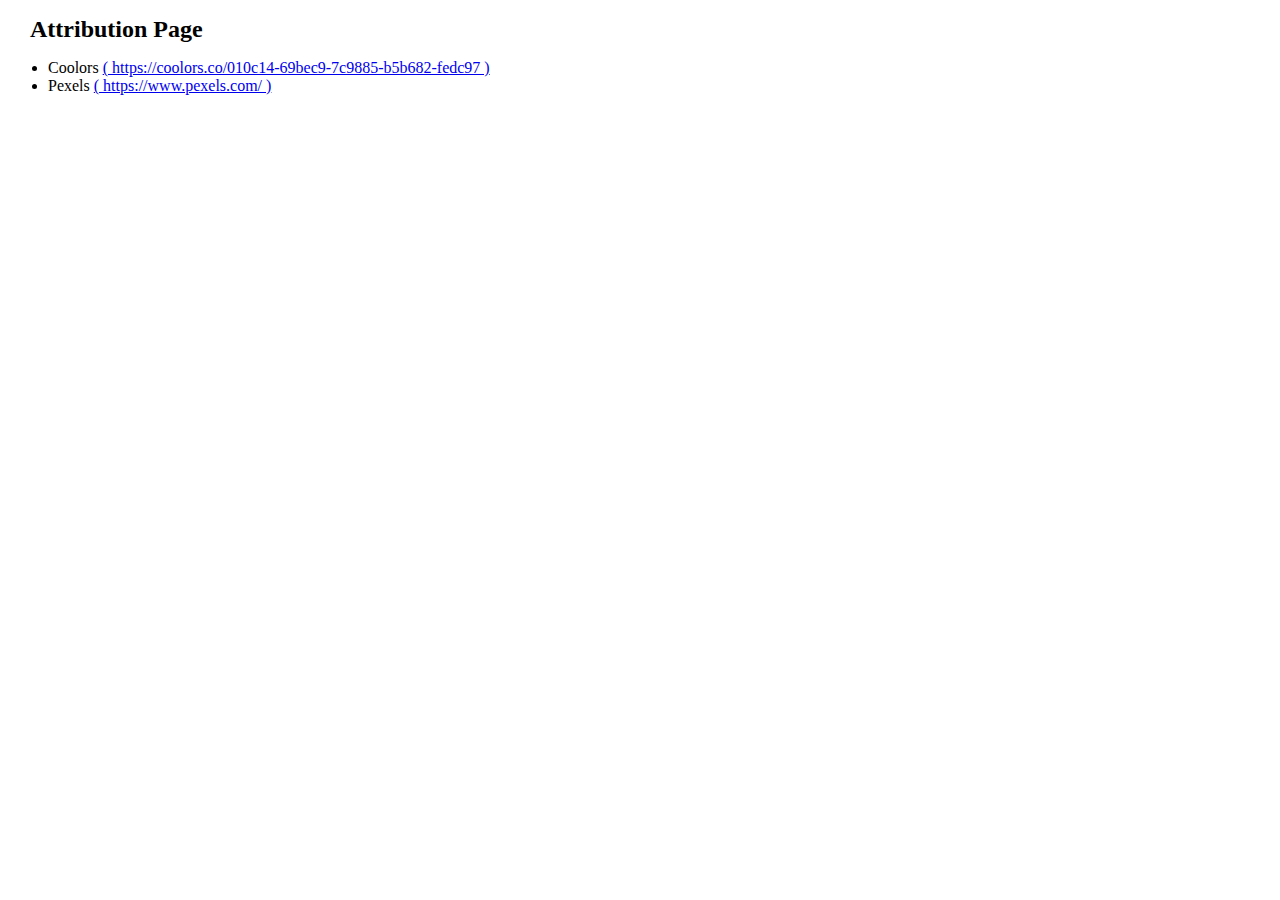
<file: project/attribution.html>
<!DOCTYPE html>
<html lang="en">

<!DOCTYPE html>
<html lang="en-US">

<head>
    <meta charset="UTF-8">
    <meta name="viewport" content="width=device-width, initial-scale=1.0">
    <meta name="author" content="Glory Akobo">
    <meta name="description" content="All links for Xplorer website.">

    <meta property="og:title" content="Xplorer">
    <meta property="og:description" content="Discovering places and events.">
    <meta property="og:type" content="website">
    <meta property="og:image" content="https://glowreeflamin.github.io/wdd231/project/images/hero-image.jpeg">
    <meta property="og:url" content="https://glowreeflamin.github.io/wdd231/project/index.html">
    <meta name="twitter:card" content="Xplorer - Discovering places and events.">

    <title>Attribution | Finder</title>
    
    <link rel="preconnect" href="https://fonts.googleapis.com">
    <link rel="preconnect" href="https://fonts.gstatic.com" crossorigin>
    <link href="https://fonts.googleapis.com/css2?family=Cabin:ital,wght@0,400..700;1,400..700&family=Raleway:ital,wght@0,100..900;1,100..900&display=swap" rel="stylesheet">
</head>

<body>
    <h1 style="
    font-size: 1.5rem; 
    margin-left: 22px;
    ">
    Attribution Page 
    </h1>

    <ul>
        <li>Coolors <a href="https://coolors.co/010c14-69bec9-7c9885-b5b682-fedc97">( https://coolors.co/010c14-69bec9-7c9885-b5b682-fedc97 ) </a></li>
        <li>Pexels <a href="https://www.pexels.com/">( https://www.pexels.com/ ) </a></li>

    </ul>
</body>

</html>
</file>
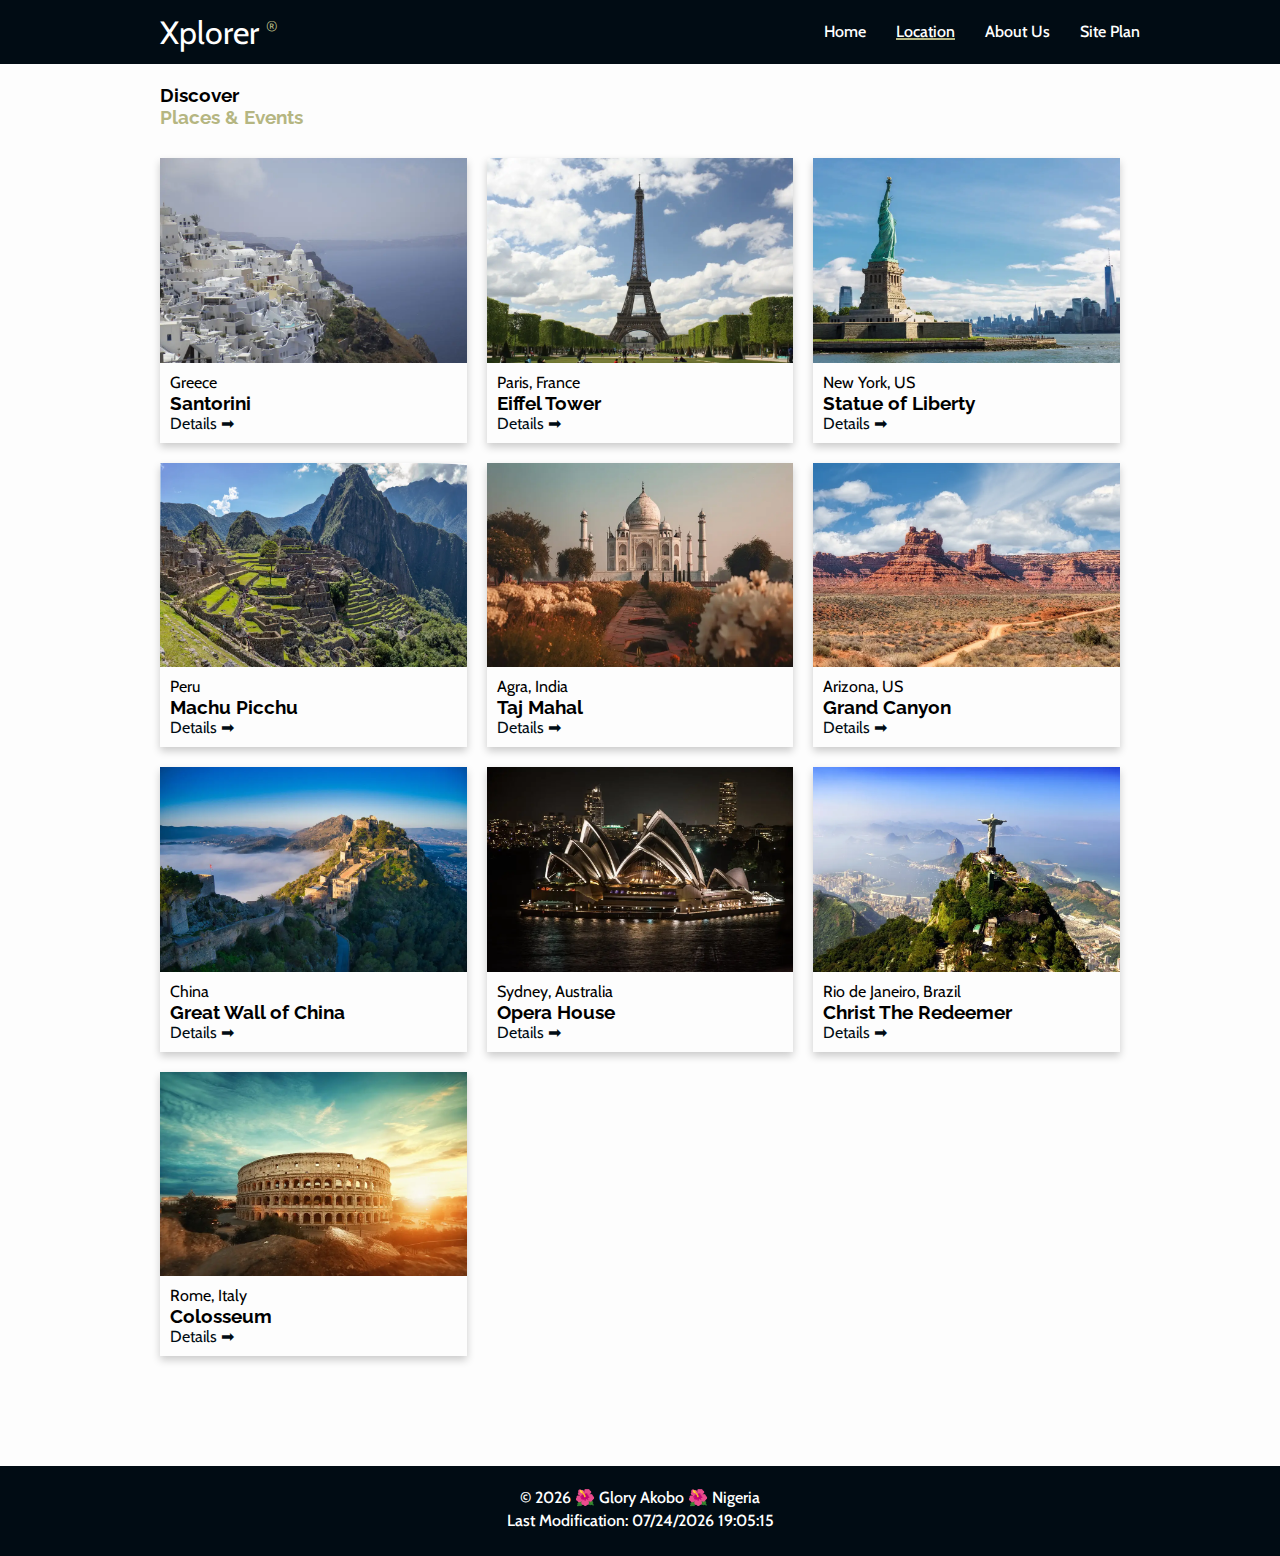
<file: project/location.html>
<!DOCTYPE html>
<html lang="en-US">
 
<head>
    <meta charset="UTF-8">
    <meta name="viewport" content="width=device-width, initial-scale=1.0">
    <meta name="author" content="Glory Akobo">
    <meta name="description" content="Discover places and events with Xplorer.">

    <meta property="og:title" content="Xplorer">
    <meta property="og:description" content="Discovering places and events.">
    <meta property="og:type" content="website">
    <meta property="og:image" content="https://glowreeflamin.github.io/wdd231/project/images/hero-image.jpeg">
    <meta property="og:url" content="https://glowreeflamin.github.io/wdd231/project/index.html">
    <meta name="twitter:card" content="Xplorer - Discovering places and events.">
    <title>Location | Xplorer</title>

    <link rel="shortcut icon" href="images/binoculars_630741.png" type="image/x-icon" sizes="16x16">
    
    <link rel="preconnect" href="https://fonts.googleapis.com">
    <link rel="preconnect" href="https://fonts.gstatic.com" crossorigin>
    <link href="https://fonts.googleapis.com/css2?family=Cabin:ital,wght@0,400..700;1,400..700&family=Raleway:ital,wght@0,100..900;1,100..900&display=swap" rel="stylesheet">

    <link rel="stylesheet" href="styles/location.css" media="screen">
    <link rel="stylesheet" href="styles/index.css" media="screen">
    <link rel="stylesheet" href="styles/nav-footer.css" media="screen">

    <script src="scripts/location.js" defer></script>
    <script src="scripts/menu-lastModified.js" defer></script>
</head>

<body>
    <header>
        <div class="top-flex">
            <div class="logo">
                <a href="index.html">Xplorer <sup>®</sup> </a>
                <div id="show-menu"></div> 
            </div>

            <div class="link-flex">
                
                <div id="hide-menu"></div>
                <a href="index.html">Home</a>
                <a href="location.html" class="active2">Location</a>
                <a href="about-us.html">About Us</a>
                <a href="siteplan.html">Site Plan</a>
            </div>

        </div>
    </header>

    <main>
       
        <div class="featured-places2">
            <h1>Discover <br> <span>Places & Events</span></h1>

            <div class="place-container2"></div>

            <dialog id="place-details"></dialog>

        </div>

    </main>

    <footer>
        <div class="foot-nav">
            <p>&copy; <span id="currentyear"></span> 🌺 Glory Akobo 🌺 Nigeria</p>
            <p id="lastmodified"></p>
        </div>
    </footer>
</body>

</html>
</file>
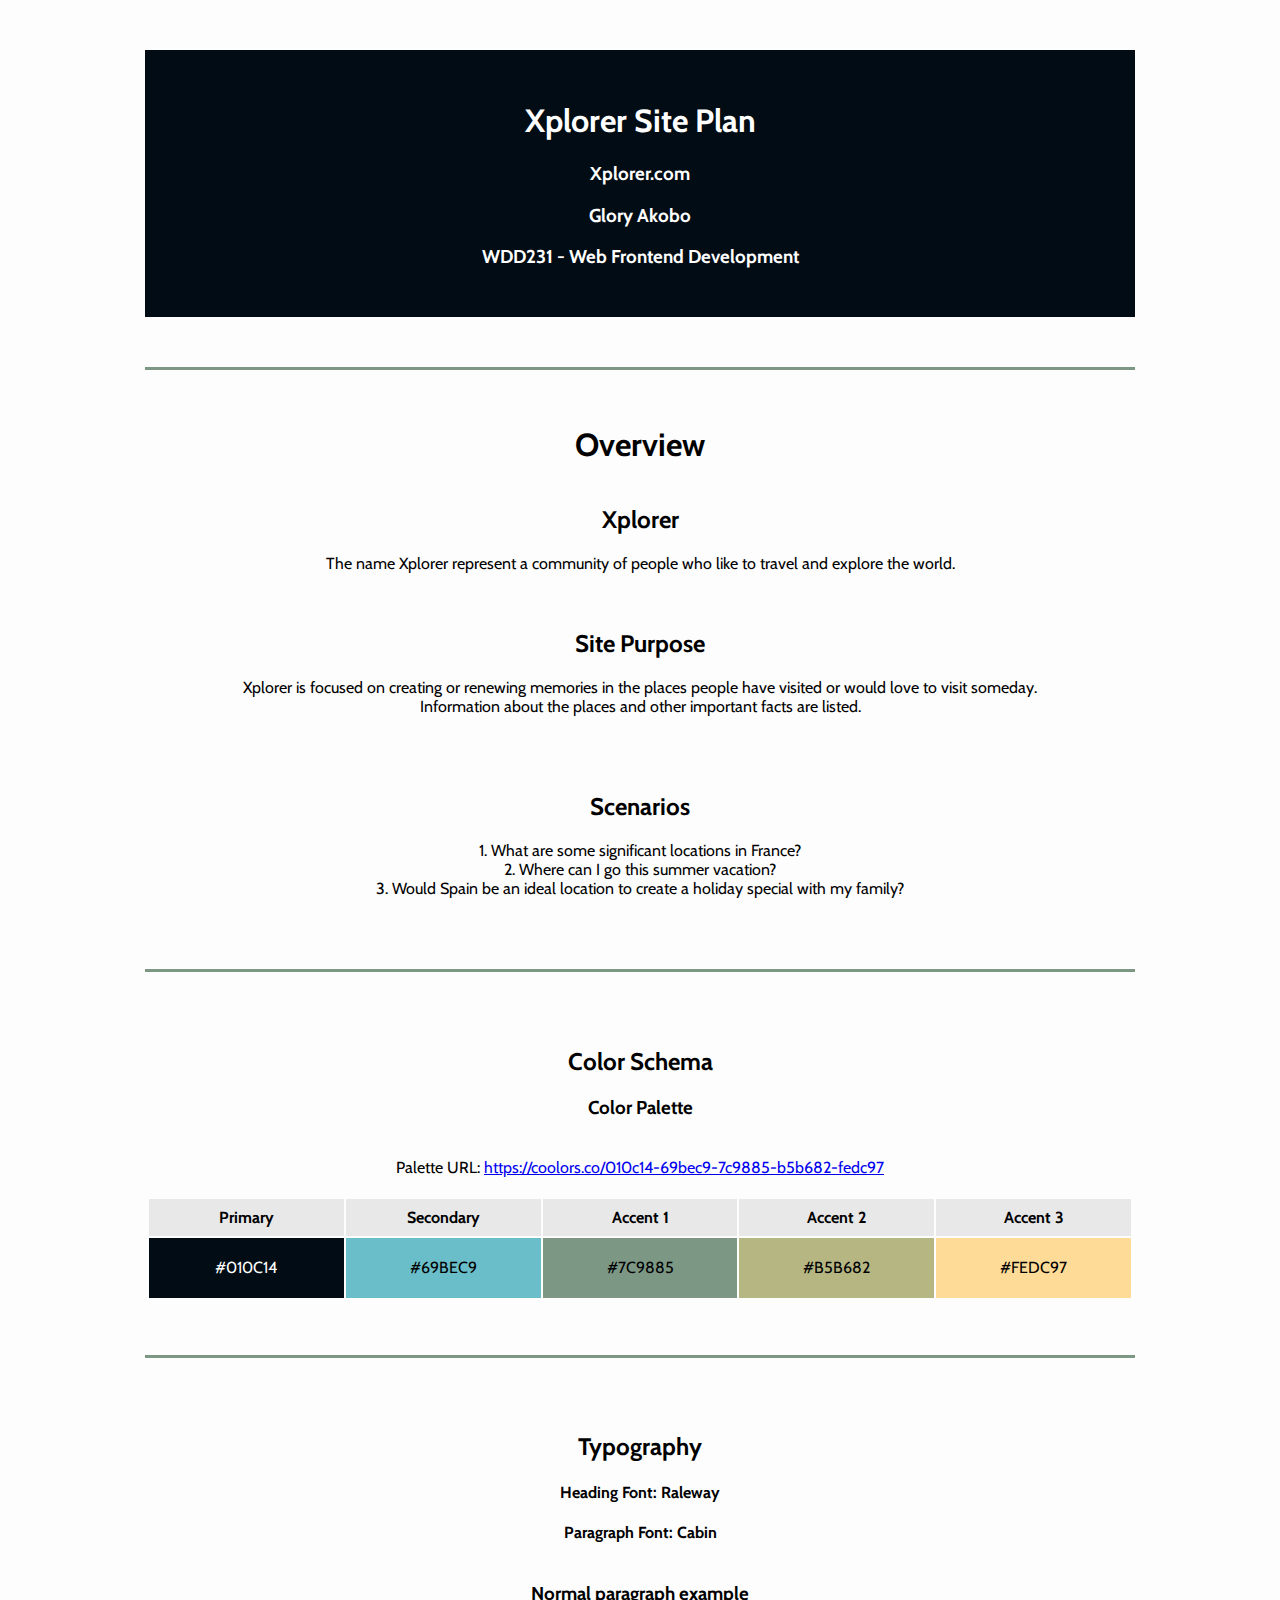
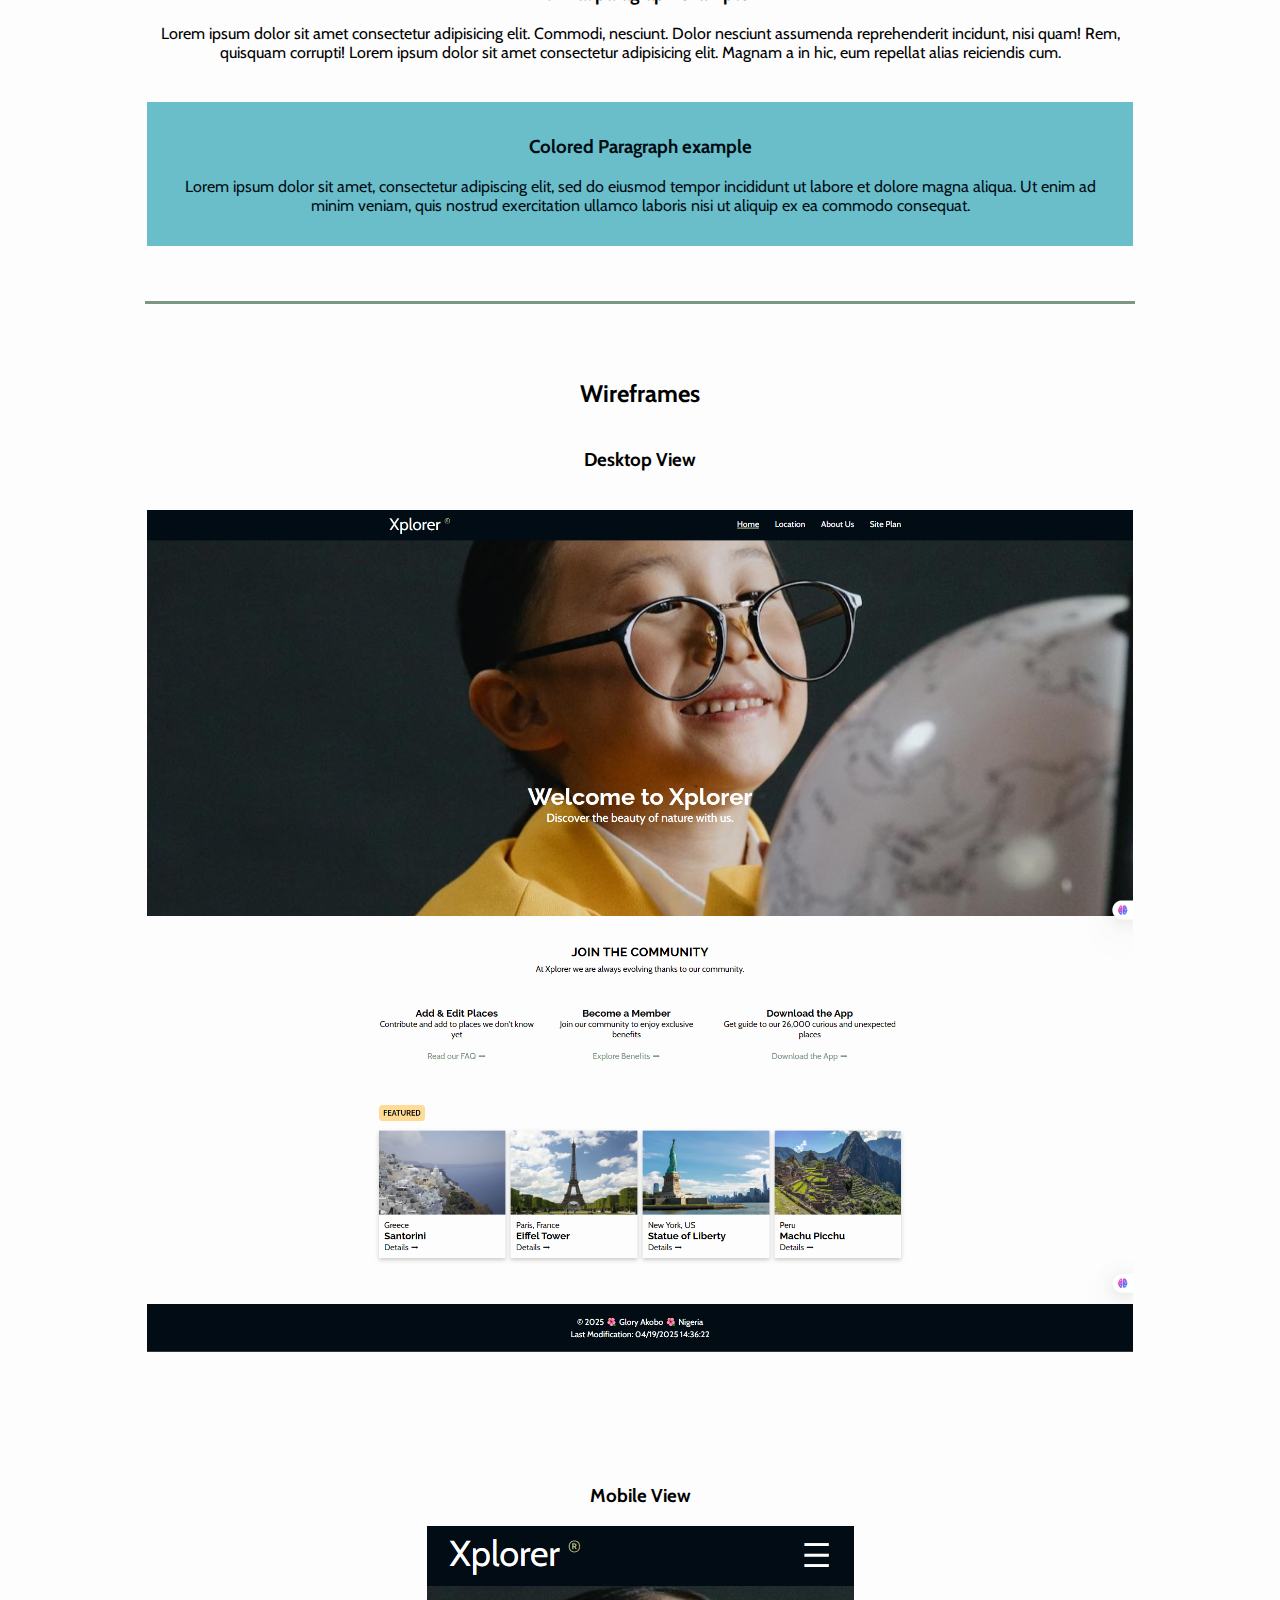
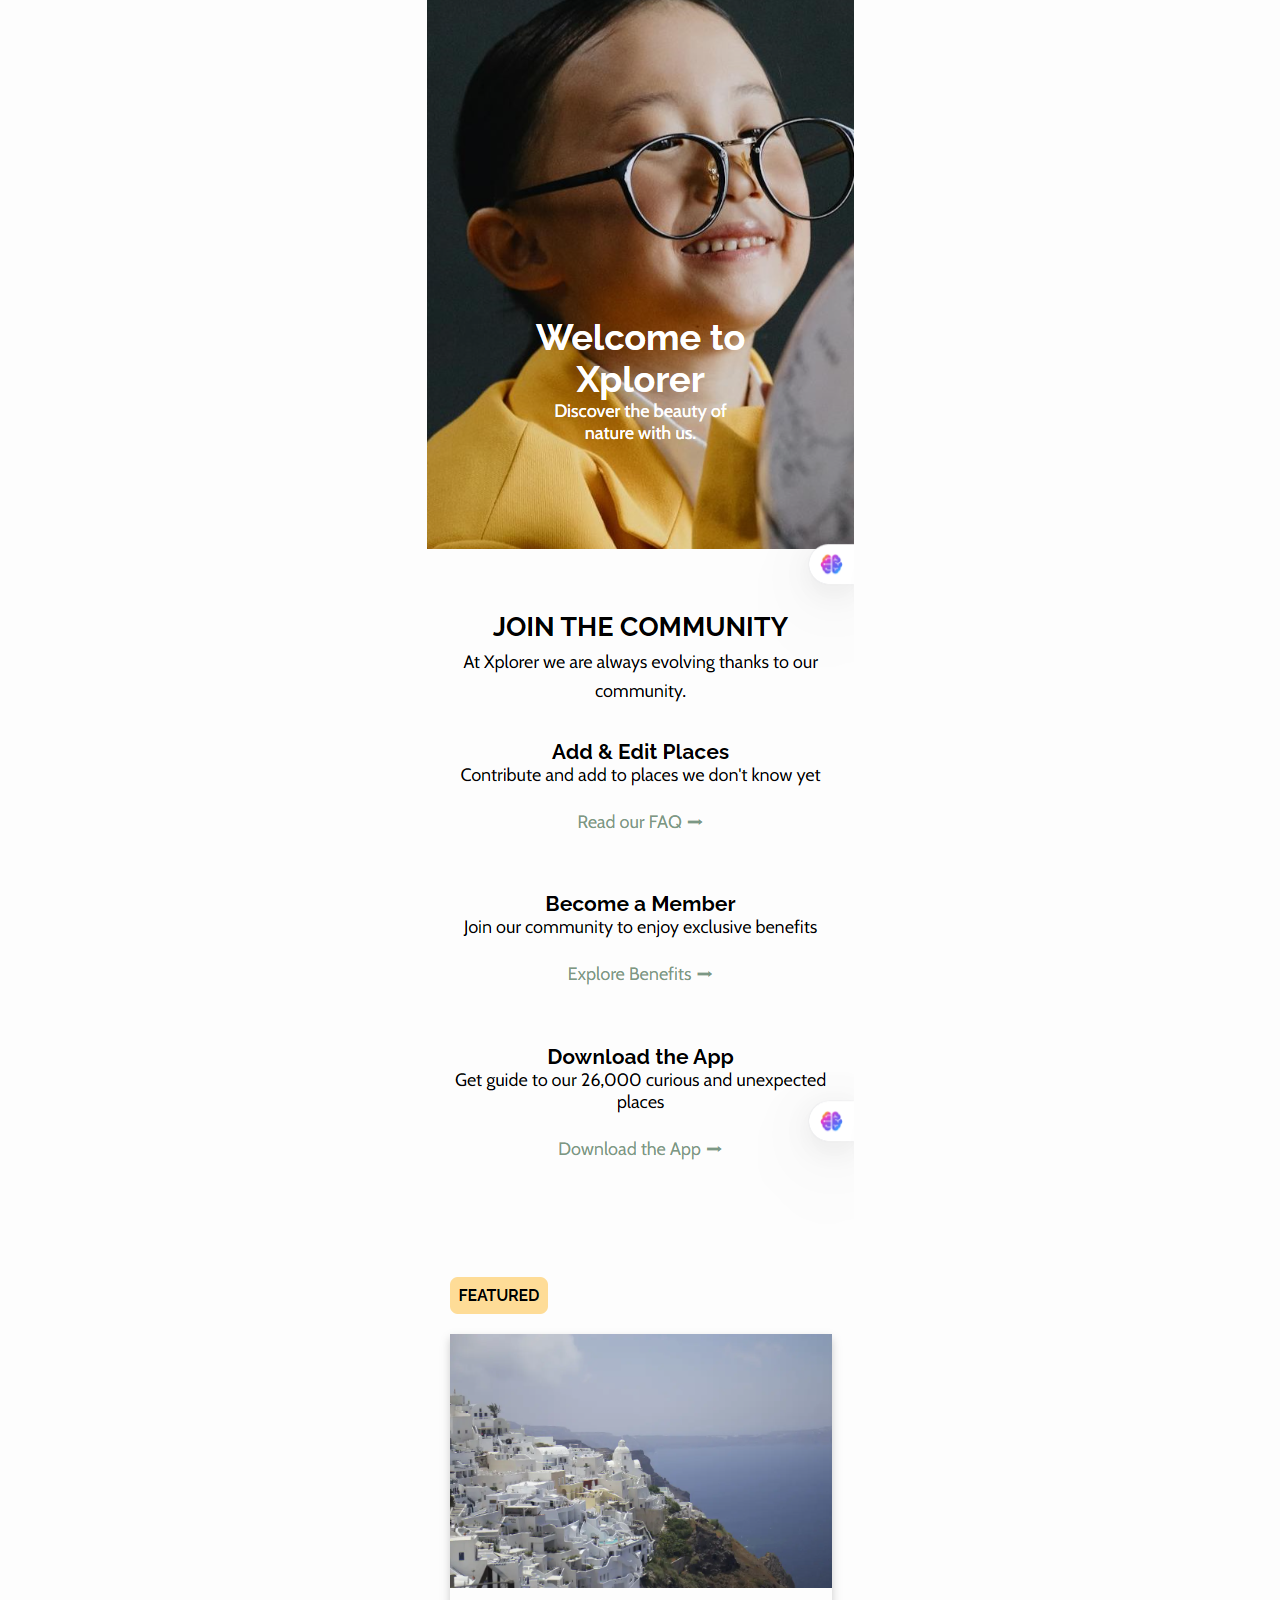
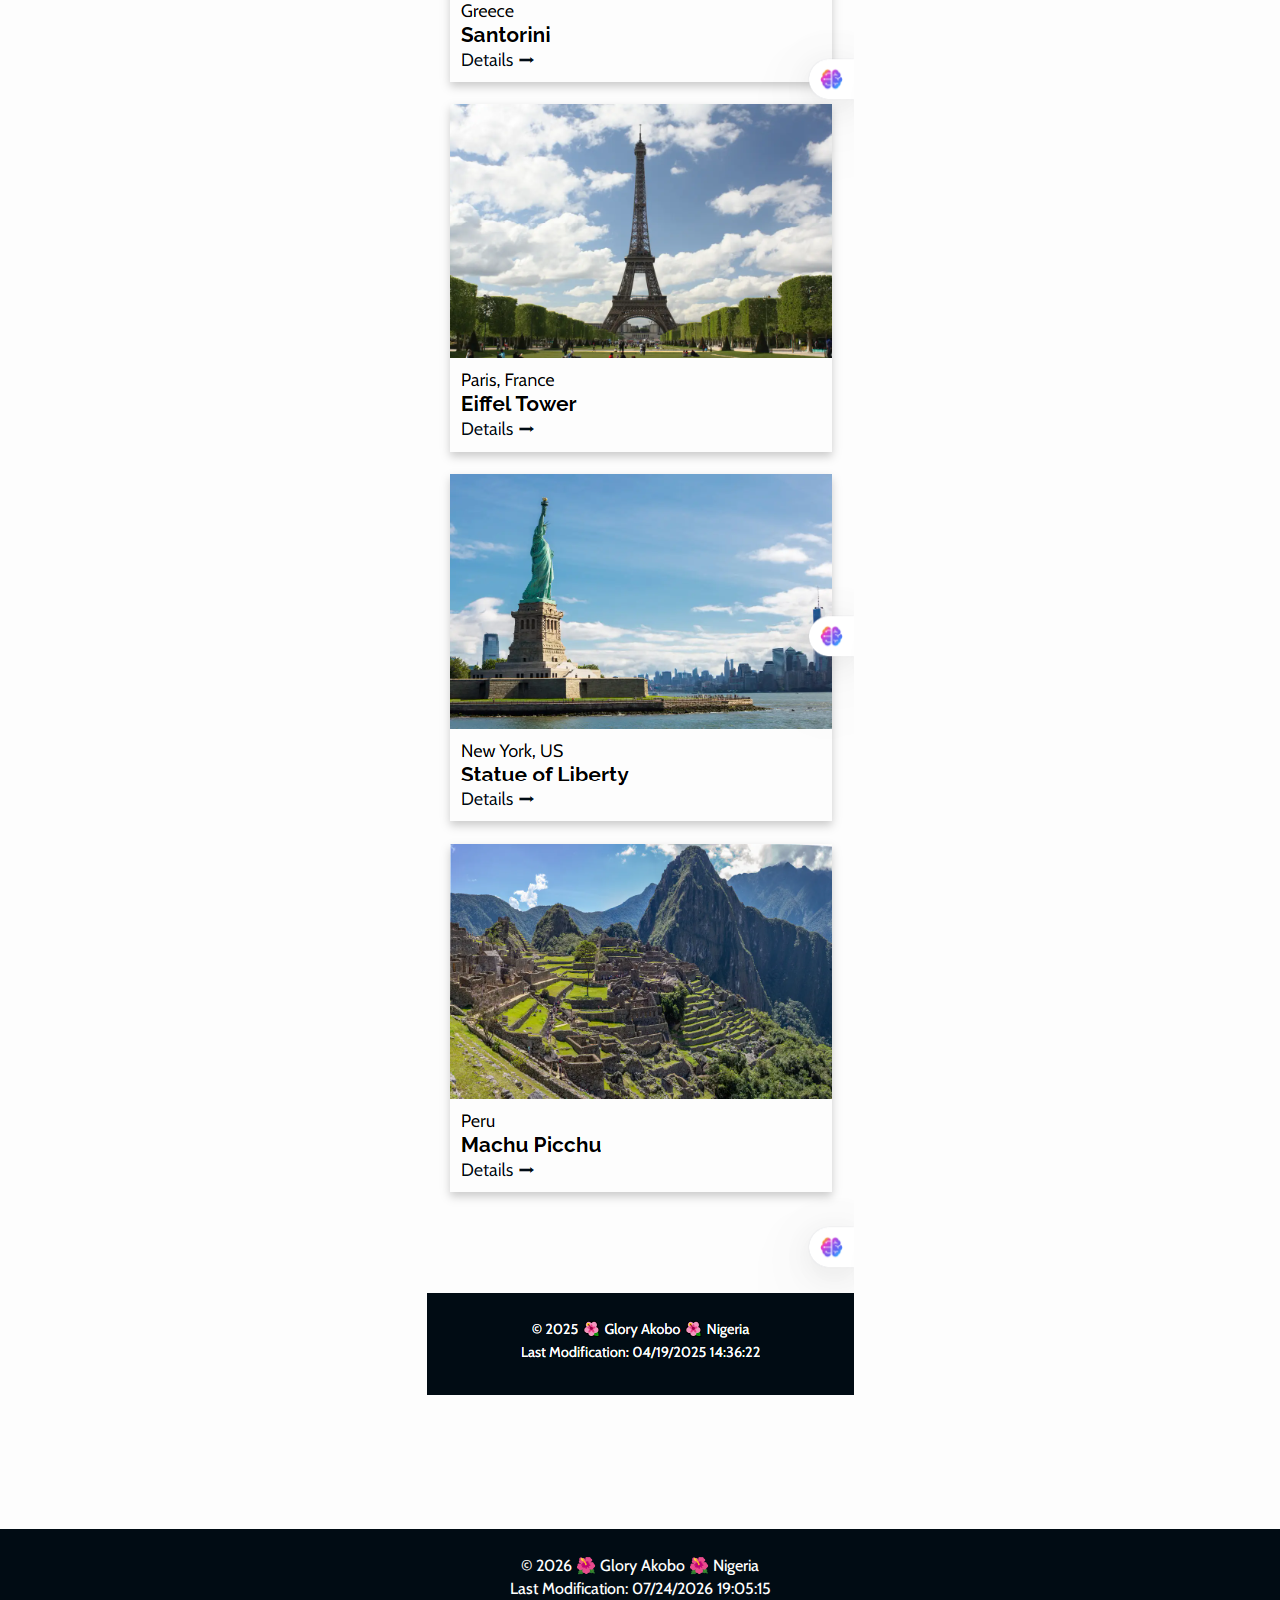
<file: project/siteplan.html>
<!DOCTYPE html>
<html lang="en">

<head>
    <meta charset="UTF-8">
    <meta name="viewport" content="width=device-width, initial-scale=1.0">
    <meta name="author" content="Christian I. Ahanonu">
    <meta name="description" content="Site plan for Xplorer site project">
    <title>Xplorer | Site plan</title>

    <link rel="shortcut icon" href="images/binoculars_630741.png" type="image/x-icon" sizes="16x16">
    
    <link rel="preconnect" href="https://fonts.googleapis.com">
    <link rel="preconnect" href="https://fonts.gstatic.com" crossorigin>
    <link href="https://fonts.googleapis.com/css2?family=Cabin:ital,wght@0,400..700;1,400..700&family=Raleway:ital,wght@0,100..900;1,100..900&display=swap" rel="stylesheet">

    <link rel="stylesheet" href="styles/siteplan.css" media="screen">
    <script src="scripts/siteplan.js" defer></script>
</head>

<body>

    <!-- Header Section  -->
    <header>
        <div class="head-center">
            <h1>Xplorer Site Plan</h1>
            <h3>Xplorer.com</h3>
            <h3>Glory Akobo</h3>
            <h3>WDD231 - Web Frontend Development</h3>
        </div>

    </header>
    
    <main class="main-center">
        <hr>

        <div class="">

            <!-- Overview Section  -->
            <h1 class="overview">Overview</h1>

            <div class="xplorer-sec">
                <h2>Xplorer</h2>
                <p>The name Xplorer represent a community of people who like to travel and explore the world.</p>
            </div>
            
            <div class="siteplan">
                <h2>Site Purpose </h2>
                <p>Xplorer is focused on creating or renewing memories in the places 
                people have visited or would love to visit someday.<br>Information about 
                the places and other important facts are listed.</p>
            </div>
            
            <div class="scenario">
                <h2>Scenarios</h2>
                <ul>
                    <li>1. What are some significant locations in France?</li>
                    <li>2. Where can I go this summer vacation?</li>
                    <li>3. Would Spain be an ideal location to create a holiday special with my family?</li>
                </ul>                
            </div>

        </div>
        <hr>

        <!-- Color Schema & Table Section   -->
        <div class="color-sch">
            
            <h2>Color Schema</h2>
            <h3>Color Palette</h3>

            <div class="url">
                Palette URL: 
                <a href="https://coolors.co/010c14-69bec9-7c9885-b5b682-fedc97" target="_blank">https://coolors.co/010c14-69bec9-7c9885-b5b682-fedc97</a>

            </div>

            <!-- Table Section  -->
            <table class="table">
                <thead>
                    <tr>
                        <th scope="col">Primary</th>
                        <th scope="col">Secondary</th>
                        <th scope="col">Accent 1</th>
                        <th scope="col">Accent 2</th>
                        <th scope="col">Accent 3</th>
                    </tr>
                </thead>
    
                <tbody>
                    <tr>
                        <td>#010C14</td>
                        <td>#69BEC9</td>
                        <td>#7C9885</td>
                        <td>#B5B682</td>
                        <td>#FEDC97</td>
                    </tr>
    
                </tbody>
            </table>

        </div>
        <hr>

        <!-- Typography Section  -->
        <div class="typo">
            
            <h2>Typography</h2>
            <h4>Heading Font: Raleway</h4>
            <h4>Paragraph Font: Cabin</h4>

            <div class="normal-para">
                <h3>Normal paragraph example</h3>
    
                <p>Lorem ipsum dolor sit amet consectetur adipisicing elit. Commodi, 
                nesciunt. Dolor nesciunt assumenda reprehenderit incidunt, 
                nisi quam! Rem, quisquam corrupti! Lorem ipsum dolor sit amet consectetur 
                adipisicing elit. Magnam a in hic, eum repellat alias reiciendis cum.
                </p>
            </div>

            <div class="color-para">
                <h3>Colored Paragraph example</h3>
                <p>Lorem ipsum dolor sit amet, consectetur adipiscing elit, sed do eiusmod 
                tempor incididunt ut labore et dolore magna aliqua. Ut enim ad minim veniam, 
                quis nostrud exercitation ullamco laboris nisi ut aliquip ex ea commodo 
                consequat.</p>
            </div>

        </div>
        <hr>

        <!-- Wireframe Section  -->
        <div class="wiref-sec">
            <h2>Wireframes</h2>

            <div class="desktop">
                <h3>Desktop View</h3>
                <img src="images/desktop-view.png" alt="wireframe for desktop view" loading="lazy">
            </div>

            <div class="mobile">
                <h3>Mobile View</h3>
                <img src="images/mobile-view.png" alt="wireframe for mobile view" loading="lazy"> 
            </div>
        </div>

    </main>

    <!-- Footer Section  -->
    <footer>
        <div class="foot-nav">
            <p>&copy; <span id="currentyear"></span> 🌺 Glory Akobo 🌺 Nigeria</p>
            <p id="lastmodified"></p>
        </div>
    </footer>

</body>

</html>
</file>
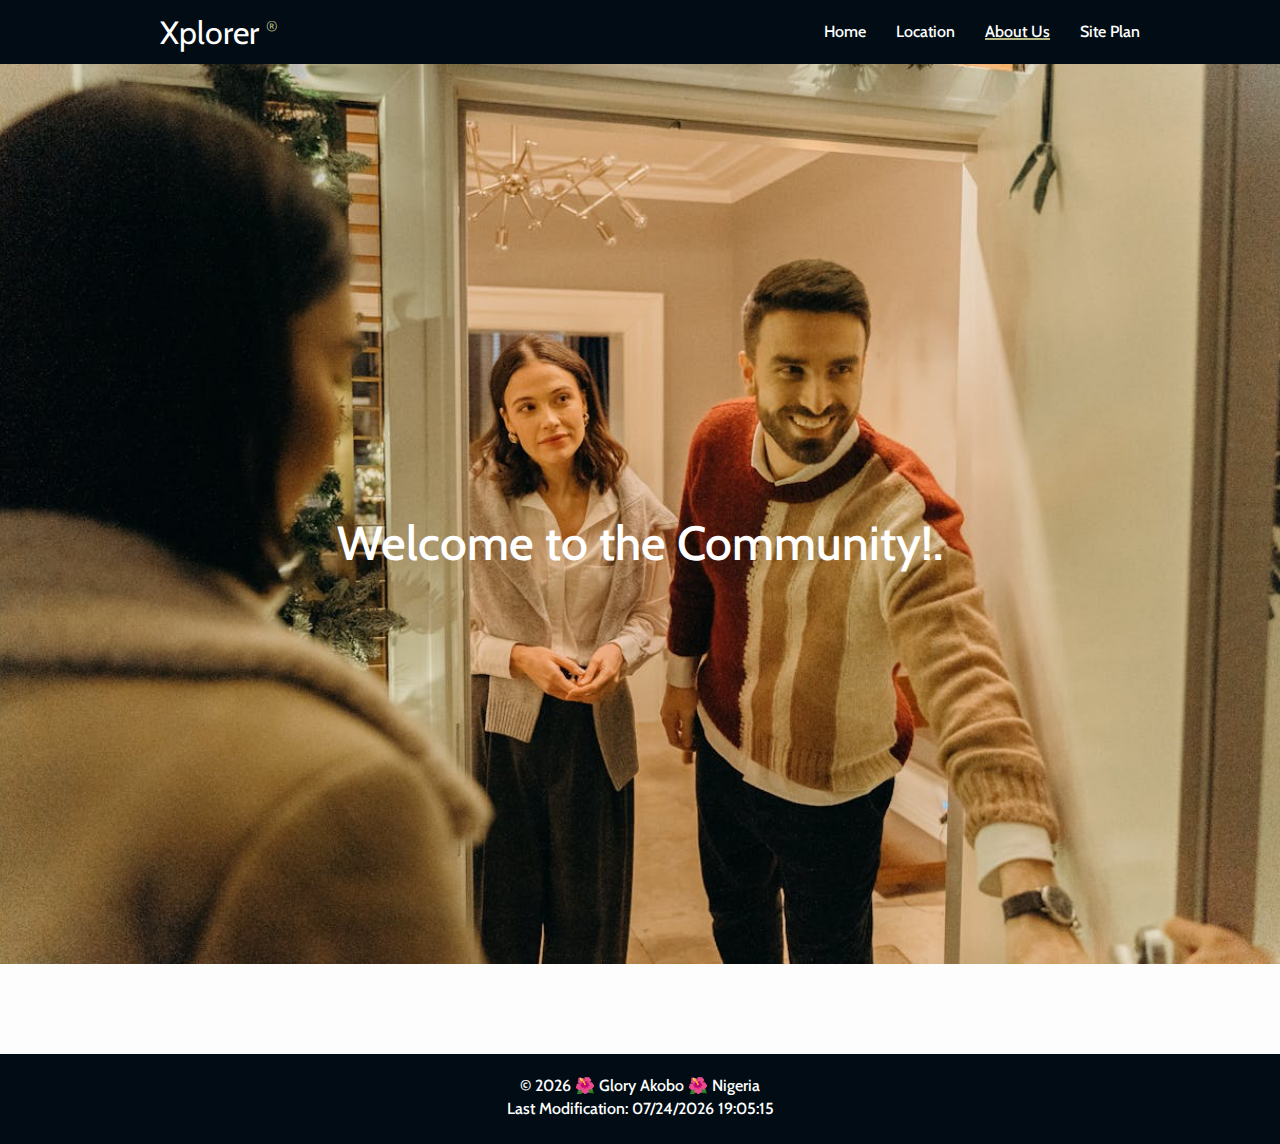
<file: project/thanks.html>
<!DOCTYPE html>
<html lang="en-US">
 
<head>
    <meta charset="UTF-8">
    <meta name="viewport" content="width=device-width, initial-scale=1.0">
    <meta name="author" content="Glory Akobo">
    <meta name="description" content="Learn more about Xplorer, a platform for discovering places and events.">
    
    <meta property="og:title" content="Xplorer">
    <meta property="og:description" content="Discovering places and events.">
    <meta property="og:type" content="website">
    <meta property="og:image" content="https://glowreeflamin.github.io/wdd231/project/images/hero-image.jpeg">
    <meta property="og:url" content="https://glowreeflamin.github.io/wdd231/project/index.html">
    <meta name="twitter:card" content="Xplorer - Discovering places and events.">
    <title>Welcome to the Community | Xplorer</title>

    <link rel="shortcut icon" href="images/binoculars_630741.png" type="image/x-icon" sizes="16x16">
    
    <link rel="preconnect" href="https://fonts.googleapis.com">
    <link rel="preconnect" href="https://fonts.gstatic.com" crossorigin>
    <link href="https://fonts.googleapis.com/css2?family=Cabin:ital,wght@0,400..700;1,400..700&family=Raleway:ital,wght@0,100..900;1,100..900&display=swap" rel="stylesheet">

    <link rel="stylesheet" href="styles/thanks.css" media="screen">
    <link rel="stylesheet" href="styles/index.css" media="screen">
    <link rel="stylesheet" href="styles/nav-footer.css" media="screen">

    <script src="scripts/menu-lastModified.js" defer></script>
</head>

<body>
    <header>
        <div class="top-flex">
            <div class="logo">
                <a href="index.html">Xplorer <sup>®</sup> </a>
                <div id="show-menu"></div> 
            </div>

            <div class="link-flex">
                
                <div id="hide-menu"></div>
                <a href="index.html">Home</a>
                <a href="location.html">Location</a>
                <a href="about-us.html" class="active2">About Us</a>
                <a href="siteplan.html">Site Plan</a>
            </div>

        </div>
    </header>

    <main>
        <p>
            Welcome to the Community!. 
        </p> 
    </main>


    <footer>
        <div class="foot-nav">
            <p>&copy; <span id="currentyear"></span> 🌺 Glory Akobo 🌺 Nigeria</p>
            <p id="lastmodified"></p>
        </div>
    </footer>

</body>
</file>
<file: styles/index.css>
*,
*::before,
*::after {
    box-sizing: border-box;
    padding: 0;
    margin: 0;
}

:root {
    --primary-color: #F6F0E7;
    --secondary-color: #5F4723;
    --accent-color1: #E8D9C2;
}

body {
    font-family: "Gill Sans MT", Raleway, Quicksand, "Humanst521 BT", sans-serif;
    background-color: var(--primary-color);
    font-size: 15px;
}

main {
    padding: 15px;
}





#menu {
    font-size: 26px;
    line-height: 100px;
    padding-right: 10px;
    cursor: pointer;
    /* transition: 50s ease-in; */
}


.intro-container {
    width: 100%;
    height: 100px;
    background-color: var(--secondary-color);
    display: flex;
    flex-direction: row;
    justify-content: space-around;
    color: white;
}

.intro-container h1 {
    line-height: 70px;
    font-family: Raleway, sans-serif;
    font-size: 1.5rem;
    text-align: center;
}

.intro-container img {
    border-radius: 50%;
    padding: 5px;
    width: 80px;
    height: 80px;
    object-fit: cover;
    margin-top: 10px;
}


.nav-links {
    display: none;
    background-color: #5F4723;
    width: 200px;
    height: 300px;
    text-align: center;
    padding-top: 17px;
    position: absolute;
    top: 0;
    right: 0;
    z-index: 1;
    transition: 25s ease;
}

.nav-links a {
    display: flex;
    flex-direction: column;
    padding: 12px;
    text-decoration: none;
    color: white;
    font-size: 1.2rem;
}

.nav-links a:hover {
    color: #c9b89f;
}

/* .nav-links a:active {
    text-decoration: underline white 3px;
} */

.close-menu {
    font-size: 26px;
    color: white;
    position: relative;
    top: 0;
    left: -40%;
}



.tag-one {
    height: 350px;
    box-shadow: 2px 2px 5px #e1e1ea, -2px -2px 5px #e1e1ea;
    border-radius: 8px;
}

.tag-one h2 {
    background-color: #5F4723;
    text-align: center;
    padding: 15px;
    color: white;
    font-family: Raleway, sans-serif;
    border-radius: 7px 7px 0 0;
}

.tag-one .course-taken {
    font-size: .9rem;
    padding: 5px;
    padding-left: 15px;
    margin-top: 10px;
}

.tag-one ul {
    list-style-type: none;
}



.tag-two {
    text-align: center;
    height: 350px;
    margin-top: 20px;
    box-shadow: 2px 2px 5px #e1e1ea, -2px -2px 5px #e1e1ea;
    border-radius: 9px;
}

.tag-two h2 {
    background-color: #5F4723;
    color: white;
    text-align: center;
    padding: 15px;
    font-family: Raleway, sans-serif;
    border-radius: 7px 7px 0 0;

}

.tag-two img {
    padding: 15px 0 3px 0;
    width: 140px;
    height: auto;
    margin-top: 16px;
}




.tag-three {
    box-shadow: 2px 2px 5px #e1e1ea, -2px -2px 5px #e1e1ea;
    margin-top: 12px;

}

.tag-three h2 {
    padding: 12px;
    color: white;
    background-color: #5F4723;
    text-align: center;
    font-family: Raleway, sans-serif;
    border-radius: 7px 7px 0 0;

}

.btn-container {
    text-align: center;
}

.btn-container button {
    padding: 5px 12.2%;
    gap: 3px;
    margin: 10px 0;
    border-radius: 3px;
    background-color: black;
    color: white;
    border: none;
    font-family: "Gill Sans MT", sans-serif;
    cursor: pointer;

}

.btn-container button:hover {
    background-color: rgb(42, 39, 39);
}

.courses-container {
    display: flex;
    flex-direction: column;
    padding: 8px;
    gap: 10px;
}

.courses-container span {
    padding: 10px;
    color: white;
    background-color: #5F4723;
    text-align: center;
    border-radius: 3px;
    cursor: pointer;
}

.courses-container .incomplete {
    background-color: #c9b89f;
    color: black;
}

.total-credit {
    display: block;
    text-align: center;
    margin-top: 15px;
}


dialog {
    border: 1px solid rgba(0, 0, 0, 0.1);
    border-radius: .25rem;
    padding: 1rem;
    background-color: #fff;
    box-shadow: 0 0 3rem #777;
    width: 90%;
    max-width: 600px;
}

::backdrop {
    background-color: rgba(0, 0, 0, 0.5);
}

dialog button {
    position: absolute;
    top: 23px;
    right: 23px;
    padding: .5rem 1rem;
    border: 1px solid rgba(0, 0, 0, 0.1);
}








.footer-nav {
    margin-top: 20px;
    background-color: var(--secondary-color);
    color: white;
    padding: 13px;
    font-family: Raleway, sans-serif;
    text-align: center;
    display: flex;
    justify-content: center;
    align-items: center;
    flex-direction: column;
    gap: 3px;
}


.flag-name {
    display: flex;
    flex-direction: row;
    gap: 5px;
    text-align: center;
    padding: 3px;
    align-items: center;
}

#currentYear,
.flag-name {
    font-size: 1rem;
    font-weight: 600;
}

.flag-name img {
    width: 50px;
    height: 30px;
}


#lastModified {
    font-weight: 600;
}
</file>
<file: styles/index-large.css>
@media screen and (min-width: 1000px ) {
    main {
        max-width: 900px;
        margin: 0 auto;
    }

    #menu {
        display: none;
    }

    .intro-container {
        justify-content: center;
        align-items: center;
        gap: 20px; 
    
    }

    header {
        width: 100%;
        height: 58px;
        background-color: black;
    }
    

    .nav-links {
        display: flex;
        position: relative;
        justify-content: space-around;
        margin: 0 auto;
        max-width: 800px;
        width: 100%;
        height: 55px;
        background-color: transparent;
        padding-right: 80px;
    }
    
    .nav-links a {
        font-size: 1.09rem;
        padding-top: 0;
        margin-top: 4px;
    }
    
    .close-menu {
        display: none;
    }


    .main-container {
        display: grid;
        gap: 10px;
    }
    
    .tag-three {
        grid-column: 1/3;
    }
    
    .tag-one {
        grid-column: 1/2;
    }
    
    .tag-two {
        grid-column: 2/3;
        margin-top: 0;

    }
    
    .courses-container {
        display: grid;
        grid: auto/ 1fr 1fr 1fr;
        gap: 5px;
    }

    .btn-container button {
        padding: 5px 4%;
    }
}
</file>
<file: project/styles/index.css>
*,
*::before,
*::after {
  box-sizing: border-box;
  padding: 0;
  margin: 0;
}

:root {
  --primary-color: #010c14;
  --secondary-color: #69bec9;
  --accent-color1: #7c9885;
  --accent-color2: #b5b682;
  --accent-color3: #fedc97;

  font-size: 16px;
  font-family: Cabin, "Humanst521 BT", sans-serif;
  background-color: #fdfdfd;
}

h1,
h2,
h3,
h4,
h5,
h6 {
  font-family: Raleway, sans-serif;
}

a {
  text-decoration: none;
  color: var(--primary-color);
}




/* -----------------MAIN-----------------  */

.grtContainer {
  width: 100%; 
  padding: 15px; 
  color: var(--primary-color); 
  border: none; 
  background-color: var(--accent-color2);
  text-align: center;
} 

.grtContainer.show {
  display: grid;
  grid-template-rows: 1fr;
  transition: grid-template-rows 2s ease-out;
}

.grtContainer.hide {
  margin-top: -55px;
  transition: 2s ease;
  opacity: 0;
}


.photo-container {
  width: 100%;
  height: 500px;
  background-image: url(../images/hero-image.jpg);
  background-size: cover;
  background-position: center;
  background-repeat: no-repeat;
  position: relative;
}

.hero-text {
  position: absolute;
  top: 70%;
  left: 50%;
  transform: translate(-50%, -50%);
  text-align: center;
  color: white;
}

.hero-text p {
  font-weight: 500;
}

.community-container {
  padding: 20px;
  display: flex;
  flex-direction: column;
  gap: 30px;
  margin: 30px 0;
}

.comm-center {
  text-align: center;
  line-height: 1.6;
}

.join-comm {
  text-align: center;
  display: flex;
  flex-direction: column;
  gap: 30px;
}

.join-comm section a {
  line-height: 4;
  color: var(--accent-color1);
}

.featured-places {
  padding: 20px;
  display: flex;
  flex-direction: column;
  gap: 5px;
}

.featured-places h2 {
  margin: 20px 0;
  font-size: 14px;
}

.featured-places h2 span {
  background-color: var(--accent-color3);
  padding: 8px;
  border-radius: 7px;
}

.place-container {
  display: flex;
  flex-direction: column;
  gap: 20px;
}


.place-card {
  box-shadow: 0 4px 8px rgba(0, 0, 0, 0.2);
  display: flex;
  flex-direction: column;
  cursor: pointer;
}

.place-card:hover {
  transform: scale(1.05);
  transition: .3s ease;
}

.place-card img {
  /* overflow: hidden; */
  width: 100%;
  height: 100%;
  object-fit: cover;
}

.place-card div {
  padding: 10px;
}


#place-details {
  position: fixed;
  padding: 20px;
  border: none;
  top: 0;
  left: 0;
  right: 0;
  bottom: 0;
  margin: auto;
  border-radius: 5px;
}

#place-details span {
  display: flex;
  justify-content: flex-end;
  cursor: pointer;
  font-size: 25px;
  color: var(--primary-color);
}

#place-details section {
  display: flex;
  flex-direction: column;
  gap: 10px;
  line-height: 1.6;
}

#place-details h1 {
  color: var(--accent-color1);
}

.foot-nav a {
  color: white;
  text-decoration: underline 1px solid white;
}

/* -----------------MAIN END-----------------  */





/* -----------------MEDIA QUERY-----------------  */

@media screen and (min-width: 1000px) {

  .community-container,
  .featured-places {
    max-width: 1000px;
    margin: 0 auto;
  }

  .featured-places {
    padding: 0;
  }

  .photo-container {
    width: 100%;
    height: 720px;
  }

  .hero-text {
    font-size: 1.4rem;
  }

  .community-container {
    gap: 60px;
    padding: 50px 0;
  }

  .join-comm {
    flex-direction: row;
  }

  .place-container {
    flex-direction: row;
    gap: 10px;
  }

  .place-card {
    height: auto;

  }

  #place-details {
    width: 500px;
  }

}
</file>
<file: project/styles/nav-footer.css>
/* -----------------HEADER-----------------  */

header {
    background-color: var(--primary-color);
}


.logo {
    display: flex;
    justify-content: space-between;
    align-items: center;
    padding: 10px 20px;
}

.logo sup {
    font-size: 1rem;
    color: var(--accent-color2);
}

.logo a {
    font-size: 2rem;
    color: white;
}

#show-menu {
    display: block;
}

#show-menu::before {
    content: "☰";
    color: white;
    font-size: 30px;
}


.link-flex {
    display: none;
}

/* right nav */
.link-flex.active {
    position: fixed;
    top: 0;
    left: 0;
    width: 75%;
    height: 100vh;
    background-color: var(--accent-color2);
    display: flex;
    flex-direction: column;
    z-index: 1;
    text-align: center;
}

.link-flex a {
    font-weight: 500;
    font-size: 1rem;
    line-height: 4;
    /* color: white; */
    color: var(--primary-color);
}

.link-flex a:hover {
    /* color: var(--accent-color2); */
    cursor: pointer;
}

#hide-menu::before {
    content: '✖';
    font-size: 30px;
    color: var(--primary-color);
    text-align: right;
    padding-right: 25px;
    display: block;
}

.active2 {
    text-decoration: underline 1.5px solid var(--primary-color);
}

/* -----------------HEADER END-----------------  */



/* -----------------FOOTER-----------------  */

footer {
    background-color: var(--primary-color);
    text-align: center;
    height: 90px;
    width: 100%;
    margin-top: 10vh;
}

.foot-nav {
    padding-top: 20px;
    font-weight: 500;
    font-size: .8rem;
    color: white;
}

.foot-nav p {
    padding: 2px 0;
}

/* -----------------FOOTER END-----------------  */





@media screen and (min-width: 1000px) {

    .top-flex
    {
      max-width: 1000px;
      margin: 0 auto;
    }
  
    .top-flex {
      display: flex;
      justify-content: space-between;
    }
  
    #show-menu {
      display: none;
    }
  
    .link-flex {
      display: flex;
      flex-direction: row;
      gap: 30px;
    }

    .link-flex a {
        color: white;
    }
  
    .link-flex a:hover {
      color: var(--accent-color2);
      /* cursor: pointer; */
    }
  
    .foot-nav {
      font-size: 1rem;
    }

    #hide-menu {
        display: none;
    }

    .active2 {
        text-decoration: underline 1.5px solid var(--accent-color2);
    }

}
</file>
<file: styles/prophets.css>
*,
*::after, 
*::before{
    padding: 0; 
    margin: 0; 
    box-sizing: border-box;
}

:root {
    --primary-color: blueviolet;
    --secondary-color: rgb(245, 235, 255);
    --complimentary-color: green;

    font-family: "Gill Sans", "Humanst521 BT", sans-serif;
    font-size: 16px;
}

header {
    text-align: center;
    background-color: var(--primary-color);
    width: 100%;
    height: 65px;
}

header h1 {
    line-height: 65px;
    color: white;
    margin-top: 0;
}


body {
    background-color: var(--secondary-color);
}

.filter-container {
    display: flex;
    flex-direction: row;
    justify-content: center;
    gap: 6px;
}

button {
    margin: 15px 0;
    padding: 5px 9px;
    border-radius: 3px;
    border: none;
    font-weight: 600;
    border: .2px solid rgb(216, 216, 216);
}

button:hover {
    cursor: pointer;
    color: white;
    background-color: var(--primary-color);
    animation: forwards;
    transition: .4s ease;
}


.active {
    color: blueviolet;
    background-color: rgb(224, 224, 224);
}

#cards {
    display: flex;
    flex-direction: column;
    align-items: center;
    margin-top: 5px;
    gap: 15px;
}

#cards section {
    text-align: center;
    width: 260px;
    height: 310px;
    background-color: var(--primary-color);
    padding: 15px;
}

#cards section img {
    margin: 0 auto;
    width: 150px;
    height: auto;
}

#cards section h2 {
    font-size: 14px;
    color: white;
    padding: 5px;
    
}
#cards section p {
    margin: 2px;
    font-size: 14px;
    color: white;
}

footer {
    width: 100%;
    height: 50px;
    background-color: var(--primary-color);
    text-align: center;
    width: 100%;
    margin-top: 30px;
}


footer p {
    color: white;
    line-height: 50px;
}
</file>
<file: styles/prophets-large.css>
@media screen and (min-width: 800px){

    #cards {
        flex-direction: row;
        max-width: 1200px;
        margin: 0 auto;
        flex-wrap: wrap;
        /* align-content: center; */
        justify-content:center;
    }
}
</file>
<file: chamber/styles/directory.css>
*,
*::before,
*::after {
    box-sizing: border-box;
    padding: 0;
    margin: 0;
}
 
:root {
    --primary-color: #2a7b48;
    --secondary-color: #FAEDFC; 
    --accent-color1: #E6E6E6;
    --accent-color2: #F2F2F2;
    --accent-color3: #F4F4F4;

    font-family: Outfit, "Humanst521 BT", roboto, sans-serif;
    font-size: 16px;
    scroll-behavior: smooth;
}

h1,
h2,
h3,
h4 {
    font-family: "Humanst521 BT", sans-serif;
}

li {
    list-style: none;
}

a {
    text-decoration: none;
}


.top-banner {
    width: 100%;
    height: 20px;
    background-color: var(--primary-color);
}

.items-left, .items-right {
    display: none;
}






.nav-container > span {
    display: flex;
    align-items: center;
    justify-content: space-between;
    padding: 15px 13px;
    margin-bottom: 10px;

}

.nav-container > span a {
    width: 150px;
    height: 59px;
}

.nav-container > span img {
    width: 100%;
    height: 100%;
    object-fit: contain;
}

#icon-menu {
    width: 31px;
    height: auto;
}

#icon-menu::before {
    font-family: "Font Awesome 5 Free";
    content: "\f0c9";
    font-weight: 600;
    font-size: 35px;
    cursor: pointer;
    width: 100%;
    height: 100%;
    object-fit: cover;
}

#icon-menu.open::before {
    content: "\f00d";
}


.nav-links {
    text-align: center;
    background-color: var(--primary-color);
}

.nav-links a {
    color: white;
    padding: 8px 12px;
    border-radius: 20px;
}

.nav-links a.active {
    text-decoration: 2px white underline;
}

.nav-links ul li {
    padding: 5px 0px;
    margin: 13px 0;
}

.nav-links a:hover {
    color: var(--primary-color);
    background-color: var(--secondary-color);
    transition: .5s ease;
}
 



/* Styling for the nav display */

.nav-container nav {
    display: grid;
    grid-template-rows: 0fr;
    transition: grid-template-rows .5s ease-out;

}

.nav-container nav ul {
    overflow: hidden;
}

.nav-container nav.open {
    grid-template-rows: 1fr;
}

.intro-msg-container h1 {
    margin-top: 0;
}

.intro-msg-container {
    padding: 20px;
}



/* List and Grid icons styling */
.list-grid-icons {
    margin: 0 auto;
    text-align: center;
    padding: 10px;
}

.list-grid-icons i {
    padding: 10px;
    font-size: 25px;
    color: white;
    width: 100%;
    height: 100%;
    object-fit: cover;
}

.list-grid-icons button {
    border: none;
    background-color: var(--primary-color);
    cursor: pointer;
    width: 45px;
    height: 45px;
}

.list-grid-icons i:hover {
    color: var(--primary-color);
}

.list-grid-icons button:hover {
    border: var(--primary-color) solid .5px;
    background-color: white;
    transition: .5s ease;

}


/* Grrid and List view styling  */
#comp-list .table-list:nth-of-type(even){
    background-color: var(--secondary-color);
}

#comp-list {
    display: none;
}

#comp-list {
    margin-top: 20px;
    padding: 20px;
}

#comp-grid {
    padding: 18px 20px;
    display: flex;
    flex-direction: column;
    gap: 20px;
}

#comp-grid div {
    text-align: center;
    display: flex;
    flex-direction: column;
    border: .5px solid var(--primary-color);
    padding: 50px;
    border-radius: 5px;
    box-shadow: 5px 5px var(--primary-color);
    width: 100%;
}

#comp-grid div h1 {
    color: var(--primary-color);
}

#comp-grid div p:nth-of-type(1){
    display: flex;
    justify-content: center;
}



/*class created in JS*/
.table-list {
    display: grid;
    grid: auto/1fr;
    gap: 10px;
    padding: 10px;
    justify-content: space-evenly;
}





footer {
    margin-top: 50px;
    width: 100%;
    height: 352px;
}

.footer-background {
    background-color: var(--primary-color);
    width: 100%;
    height: auto;
}

.footer-container {
    display: flex;
    flex-direction: column;
    gap: 20px;
    color: white;
    padding: 20px;
}

.sec-two {
    display: flex;
    gap: 7px;
    width: 320px;
    height: 30px;
}

.sec-two i {
    font-size: 30px;
}

.sec-one a {
    color: white;
    text-decoration: underline 2px white;
}

.sec-one a:hover {
    text-decoration: underline 2px black;
    color: black;
}


.footend-container {
    background-color: black;
    color: white;
    width: 100%;
    height: auto;
}

.footer-end {
    padding: 20px;
    display: flex;
    flex-direction: column;
}
</file>
<file: chamber/styles/directory-large.css>
@media screen and (min-width:1000px) {

    .nav-container,
    .intro-msg-container,
    .list-grid-icons,
    #comp-grid,
    #comp-list,
    .footer-end,
    .footer-container,
    .footer-container {
        margin: 0 auto;
        max-width: 1200px
    }

    .items-left,
    .items-right {
        display: flex
    }

    .top-banner {
        width: 100%;
        height: 60px;
        background-color: var(--primary-color);
        color: #fff;
        display: flex;
        align-items: center;
        font-size: 14px;
        justify-content: space-between;
        padding: 0 20px
    }

    .items-left ul,
    .items-right ul {
        display: flex;
        gap: 6px
    }

    .items-right a {
        color: #fff
    }

    .nav-container {
        display: grid;
        grid: auto/1fr 1fr
    }

    .nav-container .nav-links {
        display: flex;
        justify-content: flex-end;
        background-color: #fff0
    }

    #icon-menu {
        display: none
    }

    .nav-container .nav-links ul {
        display: flex;
        flex-direction: row;
        justify-content: flex-end;
        align-items: center;
        gap: 20px
    }

    .nav-container .nav-links a {
        color: #000;
        font-weight: 600
    }

    .nav-container .nav-links a.active {
        color: var(--primary-color)
    }

    .nav-container span img {
        width: 180px;
        height: auto
    }

    #comp-grid {
        display: grid;
        grid: auto/repeat(3, 1fr);
        gap: 15px
    }

    .footer-background {
        height: 300px
    }

    .footer-container {
        flex-direction: row;
        justify-content: space-between;
        line-height: 22px;
        padding-top: 5%
    }

    .sec-two {
        width: 0;
        height: 0;
        justify-content: center;
    }

    .sec-two i {
        font-size: 44px;
        padding-right: 8px
    }

    .footer-end {
        flex-direction: row;
        justify-content: space-between
    }

    .table-list {
        grid: auto/repeat(4, 1fr)
    }
}
</file>
<file: chamber/styles/discovery.css>
:root {
    --primary-color: #2a7b48;
    --secondary-color: #FAEDFC;
    --accent-color1: #E6E6E6;
    --accent-color2: #F2F2F2;
    --accent-color3: #F4F4F4;

    font-family: Outfit, "Humanst521 BT", roboto, sans-serif;
    font-size: 16px;
    scroll-behavior: smooth;
}

#greeting-msg {
    width: 100%;
    height: 30px;
    background-color: black;
    color: white;
    text-align: center;
    padding: 5px;
}

#greeting-msg.hidden {
    opacity: 0;
    visibility: hidden;
    height: 0;
    width: 0;
    padding: 0;
    transition: 0.5s ease;
}



.att-1 {
    display: flex;
    flex-direction: column;
    gap: 20px;
}
.Events {
    width: 100%;
    height: 300px;
    background-color: var(--secondary-color);
    border-radius: 10px;
    box-shadow: 0px 0px 6px rgb(79, 79, 79);

}

.Events h1 {
    background-color: var(--primary-color);
    padding: 15px 15px;
    margin: 0 0;
    color: white;
    font-size: 1.5rem;
    border-radius: 10px 10px 0px 0px;

}

.Events ul {
    padding: 15px 15px;
}

.Events ul li {
    padding-bottom: 10px;
}


.Calender {
    width: 100%;
    height: 400px;
    background-color: #2a7b48;
    margin: 20px 0px ;
}






#discover-container {
    display: flex;
    flex-direction: column;
    padding: 20px;
}


.att-img-container {
    width: 100%;
    height: 400px;
    position: relative;
    border-radius: 10px;
    box-shadow: 0px 0px 6px rgb(79, 79, 79);

}

.att-img-container img {
    width: 100%;
    height: 100%;
    object-fit: cover;
    border-radius: 10px;
}

.att-img-container .ptag {
    position: absolute;
    bottom: 0;
    background-color: rgb(42, 123, 72, 0.5);
    color: white;
    width: 100%;
    height: 35%;
    object-fit: cover;
    border-radius: 0 0 10px 10px;
}

.att-img-container .ptag:hover {
    visibility: visible;
    cursor: pointer;
    background-color: rgb(42, 123, 72, 0.9);
    /* translate: 0 10px; */
    /* transform: rotate(-180deg); */
    /* transition: .3s ease-in, transform 2s; */
    animation: upDown .6s ease;
}

@keyframes upDown {
    from {
        transform: translateY(-20px);
        background-color: aqua
        ;
    }

    to {
        transform: translateY(0);
    }
}



.ptag p {
    padding: 10px;
}


.places {
    margin-top: 20px;
}









.calendar-header {
    padding: 13px;
    background-color: var(--primary-color);
    color: #fff;
    display: flex;
    justify-content: center;
    align-items: center;
    gap: 10px;
}

.calendar-header button {
    background-color: rgba(0, 0, 0, 0);
    color: #fff;
    border: none;
    cursor: pointer;
    font-size: 28px;
}


.day-names {
    display: grid;
    grid: auto/repeat(7, 1fr);
    text-align: center;
    background-color: #f0f0f0;
    padding: 8px 0px;
}

.days {
    display: grid;
    grid: repeat(4, 1fr)/ repeat(7, 1fr);
    text-align: center;
}

.days div {
    padding: 10px;
}


.today {
    background-color: lightgreen;
}



/* abuja activities */
main > h1 {
    text-align: center;
    margin: 0;
    padding: 20px 0;
    font-size: 1.6rem;
}

.tryData {
    display: grid;
    gap: 10px;
    padding: 20px;
}

.activity button {
    padding: 15px;
    background-color: #2a7b48;
    color: white;
    border: none;
    border-radius: 5px;
    width: 100%;
}

.activity {
    border-radius: 5px;
    overflow: hidden;
    background-color: #F4F4F4;
    padding: 15px;
    display: grid;
    grid-template-areas: 
    "image" 
    "name"
    "desc"
    "address"
    "cost"
    "button";
    gap: 20px;
}

.activity > img {
    width: 100%;
    height: 200px;
    object-fit: cover;
    border-radius: 5px;
}



@media screen and (min-width: 641px) {
    .activity {
        
        grid-template-areas: 
        "name name"
        "image desc"
        "image address"
        "image cost"
        "button button";
    }

    .activity > img {
        grid-area: image;
    }

    .activity > h2 {
        grid-area: name;
        color: var(--primary-color);
    }

    .activity > p {
        grid-area: desc;
    }

    .activity > address {
        grid-area: address;
    }
    
    .activity > p:nth-of-type(2) {
        grid-area: cost;
    }

    .activity > button {
        grid-area: button;
    }
}
    .activity > button:hover {
        cursor: pointer;
    }



@media screen and (min-width: 1000px){

    #discover-container, 
    .tryData {

        max-width: 1200px;
        margin: 0 auto;
    }
    
    #discover-container {
        max-width: 1200px;
        margin: 0 auto;
        padding-left: 0;
        padding-right: 0;
        display: grid;
        grid: auto/1.5fr 2fr;
        gap: 20px;
    }

    .places {
        margin: 0;
        padding-bottom: 20px;
    }

    .tryData {
        grid: auto/1fr 1fr;
        gap: 20px;
    }


    .activity {
        box-shadow: 0px 0px 6px rgb(79, 79, 79, .3);
    }

    .activity:hover {
        transform: scale(1.02);
        transition: .3s ease;
    }
    
    .activity img:hover {
        transform: scale(1.05);
        transition: .3s ease;
    }
}
</file>
<file: chamber/styles/join.css>
:root {
    --primary-color: #2a7b48;
    --secondary-color: #FAEDFC;
    --accent-color1: #E6E6E6;
    --accent-color2: #F2F2F2;
    --accent-color3: #F4F4F4;

    font-family: Outfit, "Humanst521 BT", roboto, sans-serif;
    font-size: 16px;
    scroll-behavior: smooth;
}

main {
    padding: 20px;
}

#member-container {
    margin-top: 20px;
}


#formInfo label {
    display: block;
    padding-top: 20px;
    font-weight: 600;
}

#formInfo label input {
    margin-top: 5px;
    padding: 10px;
    width: 100%;
    border-radius: 5px;
    font-family: Outfit, sans-serif;
    border: 1px solid lightgray;
}



fieldset {
    margin: 20px 0;
    border-radius: 6px;
    padding: 20px;
    border: 1px solid lightgray;

}


#fieldsetArea label {
    display: block;
    margin-right: 10px;
    padding: 10px 6px;
    cursor: pointer;
}


#fieldsetArea input {
    text-align: left;
    font-size: 23px;
}

legend {
    font-weight: 600;
    padding: 8px;
}


textarea {
    display: block;
    margin: 10px 0;
    padding: 10px;
    width: 100%;
    height: 100px;
    border-radius: 5px;
    border: 1px solid lightgray;
}

#orgDetails {
    font-weight: 600;
}


#submit-Btn {
    padding: 10px 12px;
    border-radius: 5px;
    margin-top: 15px;
    font-weight: 600;
    border: 1px solid lightgray;
    background-color: var(--primary-color);
    color: white;
    cursor: pointer;
}

#submit-Btn:hover {
    opacity: .92;
}










.benefits {
    margin-top: 60px;
    background-color: var(--accent-color2);
    width: 100%;
    height: 470px;
    border-radius: 5px;
}

.benefits h2 {
    padding: 20px;
    text-align: center;
    background-color: var(--primary-color);
    color: white;
    border-radius: 5px 5px 0 0;
}

.benefits p {
    text-align: center;
    /* margin: 15px; */
    padding: 20px 10px;
}

#NP-M,
#Bronze-M,
#Silver-M,
#Gold-M {
    padding: 2px 10px;
    background-color: var(--primary-color);
    color: white;
    margin: 10px 20px;
    border-radius: 5px;
    display: flex;
    justify-content: space-between;
    align-items: center;
    cursor: pointer;
}

#NP-M:hover,
#Bronze-M:hover,
#Silver-M:hover,
#Gold-M:hover {
    box-shadow: 1px 1px 7px gray;
    /* opacity: .95; */

}



/* Dialogue Design  */
.dDesign {
    background-color: white;
    padding: 15px;
    color: black;
    width: 90%;
    /* height: 25%; */
    border-radius: 6px;
    border: none;
    box-shadow: 1px 1px 3px rgba(0, 0, 0, 0.2);
    margin: auto;

}

.dDesign div {
    display: flex;
    justify-content: space-evenly;
}

.dDesign .closeBtn {
    position: absolute;
    top: 0;
    right: 0;
    padding: 20px;
    cursor: pointer;
}

.dDesign h2 {
    margin-top: 20px;
}

.dDesign p {
    margin: 20px 0;
}




@media screen and (min-width: 1000px) {

    #member-container {
        max-width: 1200px;
        margin: 0 auto;
        display: grid;
        grid: auto/1.5fr 1fr;
        gap: 30px;
        margin-top: 30px;
    }

    .intro-Heading h1,
    .intro-Heading p {
        text-align: center;

    }

    .dDesign {
        width: 50%;
        height: 25%;

    }

    .benefits {
        margin-top: 30px;
    }
}
</file>
<file: project/styles/about-us.css>
/* -----------------MAIN-----------------  */
.about-heading {
    padding: 20px;
}

.about-heading p {
    padding: 20px 0;
}

.about-heading h1 {
    margin-top: 20px;
    font-size: 1.5rem;
}

fieldset {
    border: transparent;
}

.form-con legend {
    font-size: 1.5rem;
    font-weight: 600;
}


.form-con {
    margin: 30px 0;
}

.form-con label {
    display: block;
    padding-top: 30px;
    font-weight: 600;
}

.form-con input {
    border: 1px solid rgba(142, 141, 141, 0.3);
    border-radius: 4px;
    height: 39px;
    width: 100%;
    padding: 10px;
    display: block;
    margin-top: 2px;
    background-color: #eeee;
    font-family: cabin, 'HumanstB21 BT', sans-serif;
}

.form-con input:hover {
    background-color: rgb(216, 216, 216);
    transition: .6s ease;
}


#button {
    width: 150px;
    margin-top: 30px;
    font-size: .9rem;
    font-weight: 500;
}

#button:hover {
    background-color: var(--primary-color);
    color: white;
}


.form-parent-con {
    display: flex;
    flex-direction: column;
    margin-bottom: 50px;
}

.form-img {
    width: auto;
    height: auto;
    margin: 0 auto;
}

.form-img img {
    width: 100%;
    height: 100%;
}

/* -----------------MAIN END-----------------  */




/* -----------------MEDIA QUERY-----------------  */

@media screen and (min-width: 1000px) {
    
    .about-heading {
        max-width: 1000px;
        margin: 0 auto;
      }

    .form-parent-con {
        display: flex;
        flex-direction: row;
        gap: 10px;
    }
    
    .form-img {
        width: 500px;
        height: 500px;
    }
    
    .form-img img {
        width: 100%;
        height: 100%;
        padding-top: 30px;
        margin: 0 auto;
    }
    
    .form-con {
        width: 50%;
    }

    .form-con input {
        height: 39px;
        width: 100%;
    }
}
</file>
<file: project/styles/location.css>
/* -----------------MAIN-----------------  */

.featured-places2 {
    padding: 20px;
    display: flex;
    flex-direction: column;
    gap: 30px;
}

.featured-places2 h1{
  /* padding: 20px; */
  font-size: 1.2rem;
  /* padding-bottom: 20px; */
}

.featured-places2 h1 span {
    color: var(--accent-color2);
}

.place-container2 {
    display: grid;
    grid: auto/1fr;
    gap: 20px;
  }


/* -----------------MAIN END-----------------  */









/* -----------------MEDIA QUERY-----------------  */
@media screen and (min-width: 1000px) {

  .featured-places2 {
    max-width: 1000px;
    margin: 0 auto;
  }

  .place-container2 {
    grid: auto/ 1fr 1fr 1fr;
  }
}
</file>
<file: project/styles/siteplan.css>
*,
::after,
::before {
    box-sizing: border-box;
    border: 0;
    padding: 0;
}

:root {
    --primary-color: #010C14;
    --secondary-color: #69BEC9;
    --accent-color1: #7C9885;
    --accent-color2: #B5B682;
    --accent-color3: #FEDC97;

    font-size: 16px;
    margin: 0;
}

body {
    font-family: cabin, 'Humanst521 BT', sans-serif;
    background-color: #fdfdfd;
    margin: 0;
}

body main,
body header {
    padding: 0 5px;

}



/* -----------------HEADER-----------------  */

header,
.main-center {
    max-width: 1000px;
    margin: 0 auto;
    margin-top: 50px;
}

/* -----------------HEADER END-----------------  */






/* -----------------MAIN-----------------  */

hr {
    height: 3px;
    margin: 35px 0;
    background: var(--accent-color1);
}

.head-center,
.main-center {
    text-align: center;
}

.head-center {
    background-color: var(--primary-color);
    color: white;
    padding: 30px;
}

.overview,
.xplore-section,
.siteplan,
.scenario,
.color-sch,
.typo,
.wiref-sec {
    padding: 20px 2px;
}

.scenario ul {
    list-style: none;
}

.url {
    padding: 20px 0;
}




/* ----------Table Section----------- */
.table {
    margin: 0 auto;
}

.table thead,
tbody {
    padding: 10px;
}

th,
td {
    padding: 9px;
    text-align: center;
    height: 60px;
    width: 200px;
}

thead th {
    height: 1px;
    background-color: rgb(232, 232, 232);
}

tbody tr td:nth-child(1) {
    color: white;
    background-color: var(--primary-color);
}

tbody tr td:nth-child(2) {
    background-color: var(--secondary-color);
}

tbody tr td:nth-child(3) {
    background-color: var(--accent-color1);
    color: black;
}

tbody tr td:nth-child(4) {
    background-color: var(--accent-color2);
}

tbody tr td:nth-child(5) {
    background-color: var(--accent-color3);
}

/* ----------Table End----------- */





.normal-para,
.color-para {
    margin-top: 40px;
}

.color-para {
    color: var(--primary-color);
    background-color: var(--secondary-color);
    padding: 15px;
}

.mobile {
    margin-top: 100px;
    margin-bottom: 50px;

}

.desktop h3 {
    padding: 20px 0;
}

.desktop img {
    width: 100%;
    height: auto;
}

.mobile img {
    width: 427px;
    height: auto;
}

/* -----------------MAIN END-----------------  */




/* -----------------FOOTER-----------------  */
footer {
    background-color: var(--primary-color);
    width: 100%;
    height: 100px;
}

.foot-nav {
    color: white;
    text-align: center;
    font-weight: 450;
    font-size: 1rem;
    padding-top: 17px;
    line-height: 7px;
}

/* -----------------FOOTER END-----------------  */


@media screen and (max-width: 400px) {

    .table thead,
    tbody {
        padding: 1px;
    }

    th,
    td {
        padding: 1px;
        text-align: center;
        height: 60px;
    }

    .mobile {
        width: 100%;
    }

    .mobile img {
        width: 100%;
    }

    .foot-nav {
        font-size: .8rem;
    }
}
</file>
<file: project/styles/thanks.css>
main p {
    text-align: center;
    font-weight: 500;
    font-size: 1.5rem;
    color: white;
    position: absolute;
    margin: auto;
    top: 50%;
    bottom: 0;
    right: 0;
    left: 0;

}

main {
    background: url(../images/xplorer-community.jpg) no-repeat center/cover;
    height: 100vh;
    width: 100%;
    position: relative;
}


@media screen and (min-width: 1000px) {

    main p {
        font-size: 3rem;
    }
}
</file>
